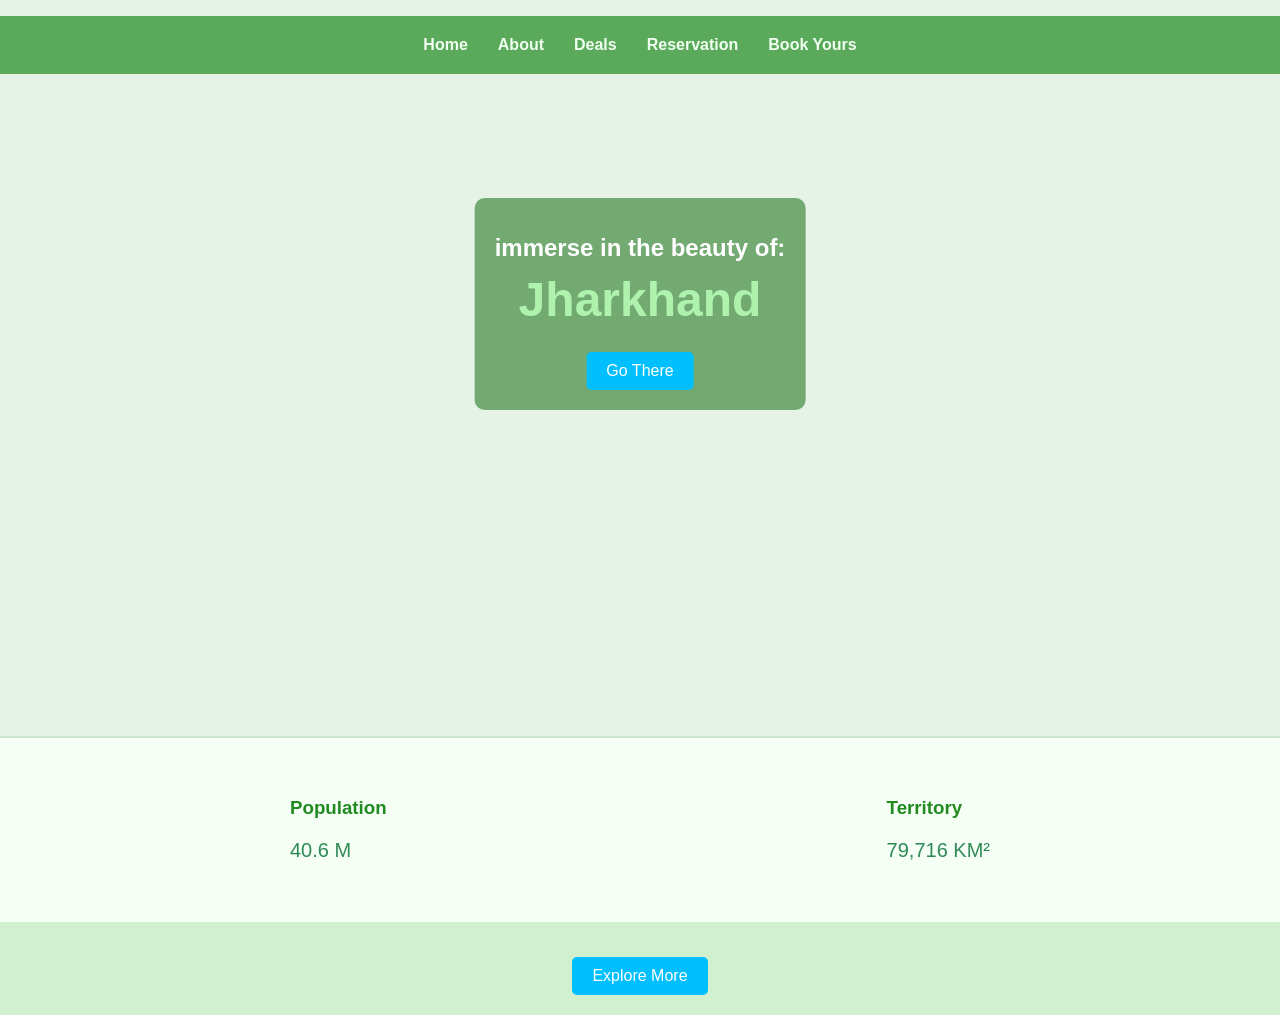
<file: assignment/index.html>
<!DOCTYPE html>
<html lang="en">
<head>
  <meta charset="UTF-8">
  <title>feel_it - Explore Jharkhand</title>
  <link rel="stylesheet" href="style.css">
</head>
<body>
  <header>
    <nav>
      <ul>
        <li><a href="#">Home</a></li>
        <li><a href="#">About</a></li>
        <li><a href="#">Deals</a></li>
        <li><a href="#">Reservation</a></li>
        <li><a href="#">Book Yours</a></li>
      </ul>
    </nav>
    <div class="hero">
      <h1>immerse in the beauty of:</h1>
      <h2>Jharkhand</h2>
      <a href="#" class="btn">Go There</a>
    </div>
  </header>

  <section class="info">
    <div class="stat">
      <h3>Population</h3>
      <p>40.6 M</p>
    </div>
    <div class="stat">
      <h3>Territory</h3>
      <p> 79,716 KM²</p>
  
  </section>

  <footer>
    <a href="#" class="btn">Explore More</a>
  </footer>
</body>
</html>
</file>
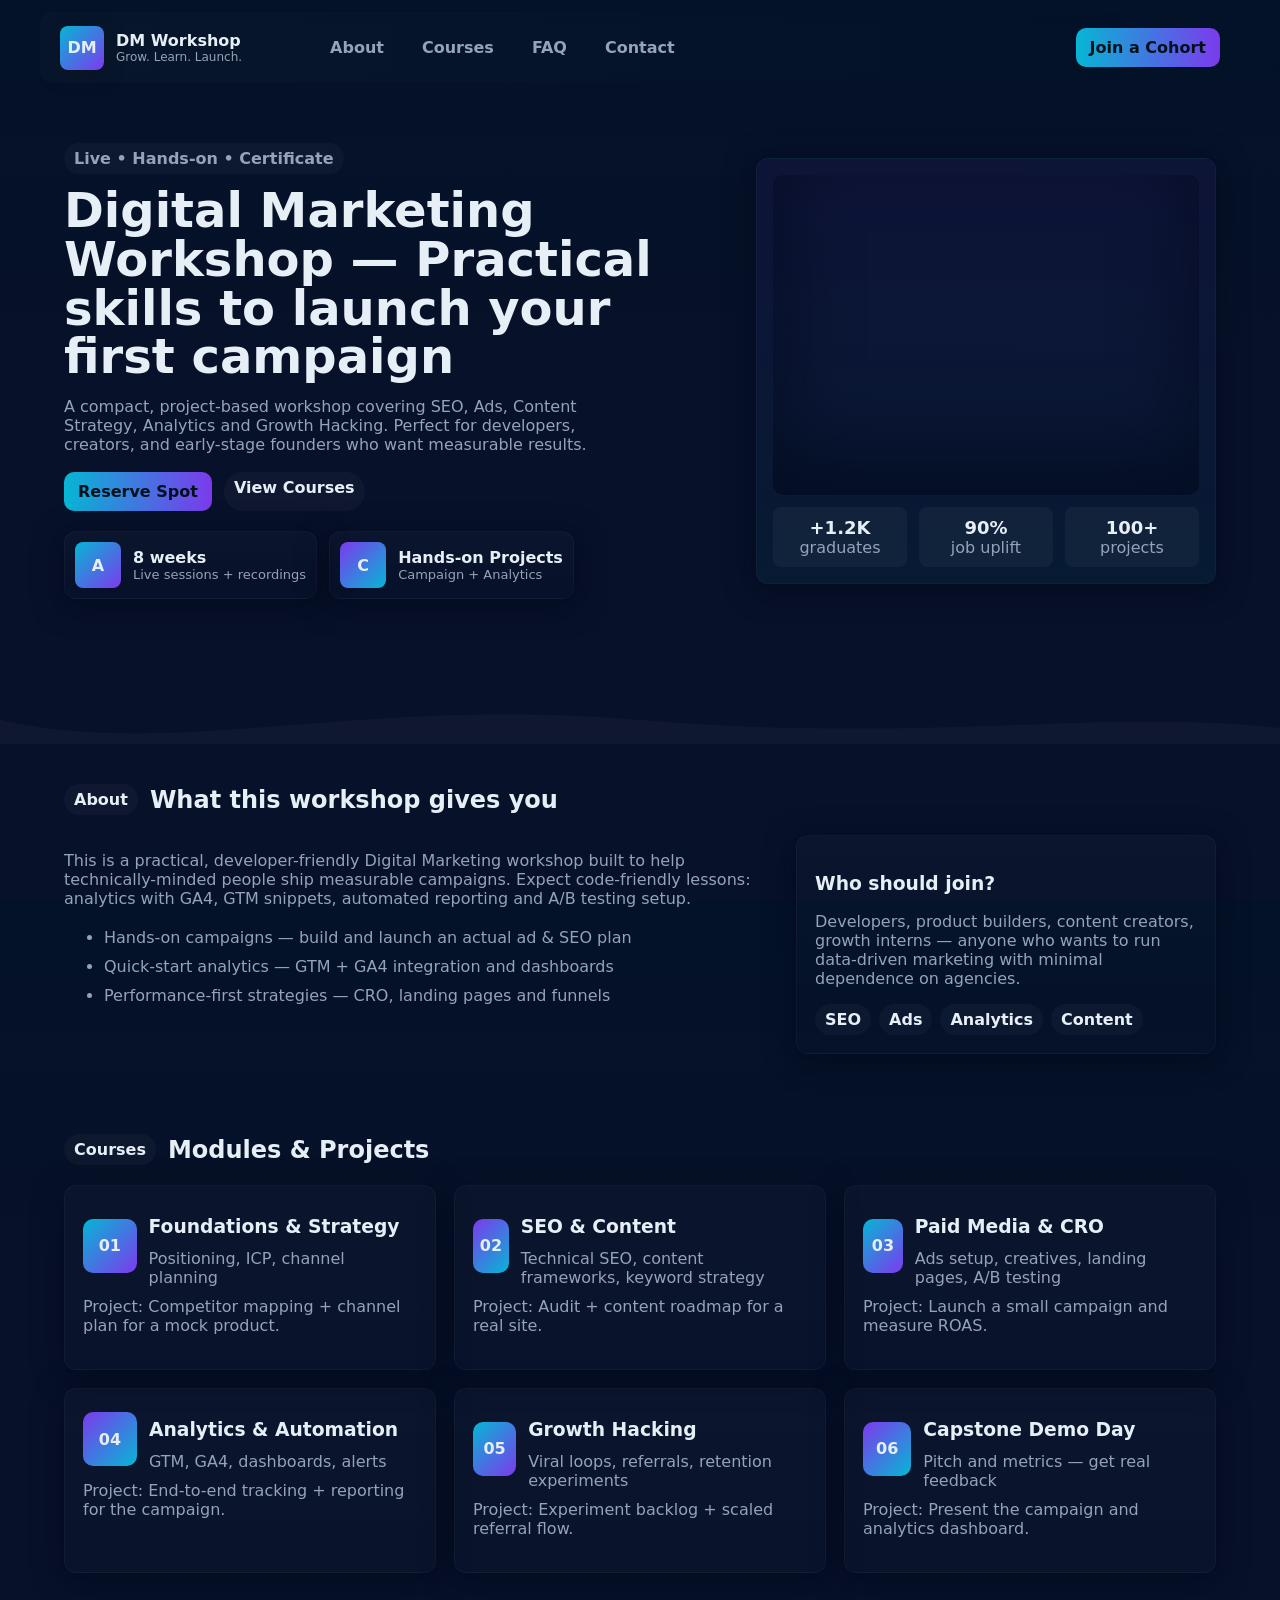
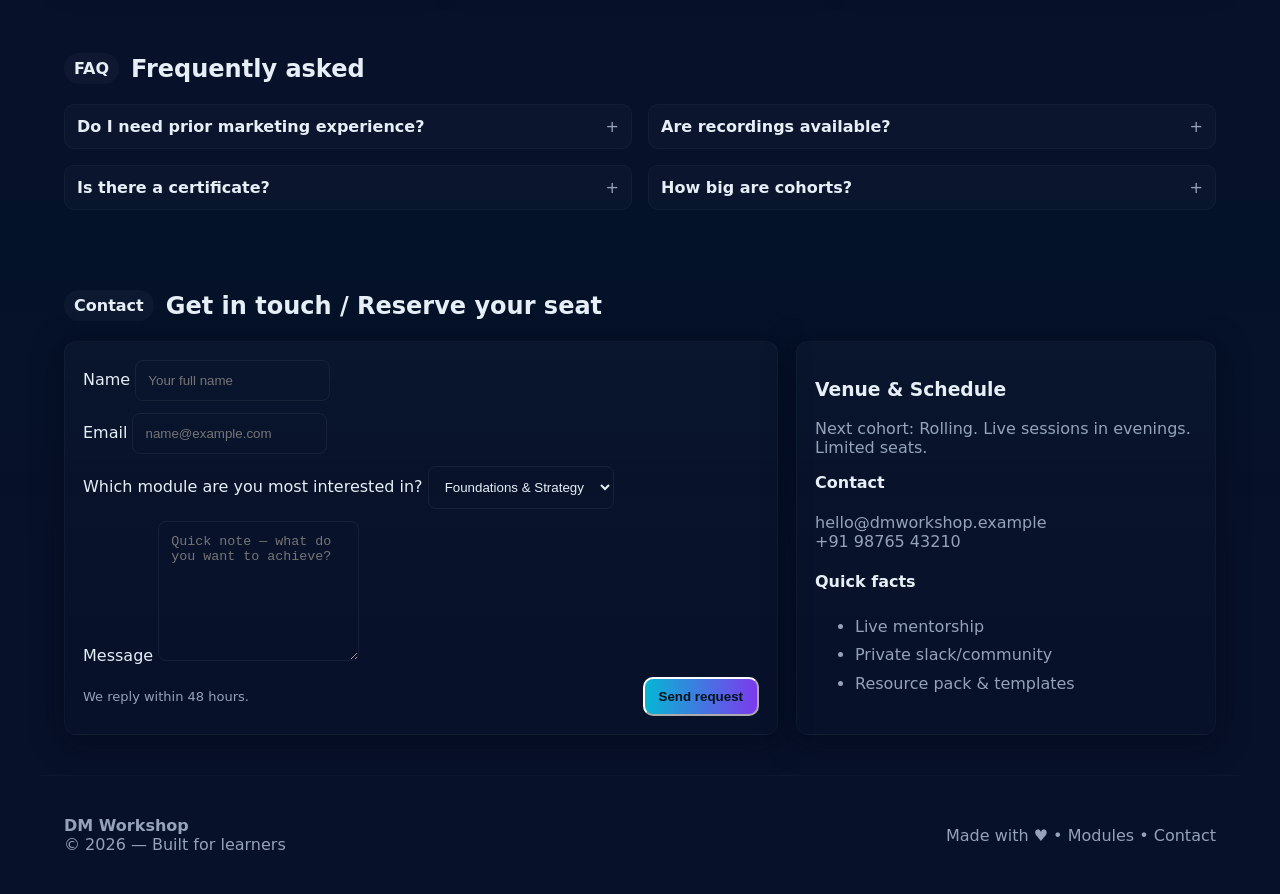
<file: digital marketting/index.html>
<!doctype html>
<html lang="en">
<head>
  <meta charset="utf-8" />
  <meta name="viewport" content="width=device-width, initial-scale=1" />
  <title>Digital Marketing Workshop — Grow & Learn</title>
  <meta name="description" content="Interactive responsive single-page site for a Digital Marketing Workshop — courses, FAQs, schedule and contact form." />

  <style>
    :root{
      --bg:#071129;
      --card:#061626;
      --muted:#94a3b8;
      --accent:#06b6d4;
      --accent-2:#7c3aed;
      --glass: rgba(255,255,255,0.04);
      --max-width:1200px;
      color-scheme: dark;
      font-family: Inter, system-ui, -apple-system, 'Segoe UI', Roboto, 'Helvetica Neue', Arial;
    }
    *{box-sizing:border-box}
    html,body{height:100%;margin:0;background:linear-gradient(180deg,#031228 0%,#071129 40%);color:#e6eef6}
    a{color:inherit;text-decoration:none}

    /* container */
    .container{max-width:var(--max-width);margin:0 auto;padding:40px 24px}

    /* Navigation */
    header{position:fixed;left:0;right:0;top:12px;z-index:60;backdrop-filter: blur(6px);}
    .nav-inner{max-width:var(--max-width);margin:0 auto;padding:10px 20px;background:linear-gradient(90deg, rgba(255,255,255,0.02), transparent);border-radius:12px;display:flex;align-items:center;gap:16px}
    .brand{display:flex;align-items:center;gap:12px}
    .logo{width:44px;height:44px;background:linear-gradient(135deg,var(--accent),var(--accent-2));border-radius:8px;display:flex;align-items:center;justify-content:center;font-weight:700;box-shadow:0 6px 18px rgba(12,20,30,0.6)}
    nav ul{display:flex;gap:14px;list-style:none;margin-left:20px}
    nav a{padding:8px 12px;border-radius:8px;color:var(--muted);font-weight:600}
    nav a:hover{color:#fff;background:rgba(255,255,255,0.03)}
    .cta{margin-left:auto}
    .btn{background:linear-gradient(90deg,var(--accent),var(--accent-2));padding:10px 14px;border-radius:10px;color:#02121a;font-weight:700}

    /* Hero */
    .hero{min-height:78vh;display:grid;align-items:center;padding-top:80px}
    .hero-grid{display:grid;grid-template-columns:1fr 460px;gap:40px;align-items:center}
    .eyebrow{display:inline-block;padding:6px 10px;background:rgba(255,255,255,0.03);border-radius:999px;color:var(--muted);font-weight:700}
    h1{font-size:clamp(28px,5vw,48px);line-height:1.02;margin:12px 0}
    p.lead{color:var(--muted);max-width:54ch}

    /* CTA group */
    .hero-ctas{display:flex;gap:12px;margin-top:18px}

    /* card */
    .card{background:linear-gradient(180deg, rgba(255,255,255,0.02), transparent);padding:18px;border-radius:12px;border:1px solid rgba(255,255,255,0.03);box-shadow:0 6px 30px rgba(2,6,23,0.6)}

    /* image panel */
    .hero-visual{position:relative;background:linear-gradient(180deg, rgba(124,58,237,0.08), rgba(6,182,212,0.06));border-radius:12px;padding:16px;display:flex;flex-direction:column;gap:12px}
    .mock{height:320px;border-radius:10px;background-image:url('https://images.unsplash.com/photo-1508830524289-0adcbe822b40?q=80&w=1400&auto=format&fit=crop&ixlib=rb-4.0.3&s=2d6e0a8f0be8cb3be6f3c3f2f6b4c1a6');background-size:cover;background-position:center;box-shadow:inset 0 -40px 80px rgba(2,6,23,0.6)}
    .stats{display:flex;gap:12px}
    .stat{flex:1;background:var(--glass);padding:10px;border-radius:8px;text-align:center}
    .stat b{display:block;font-size:18px}
    .muted{color:var(--muted)}

    /* Sections */
    section{padding:80px 0}
    .section-head{display:flex;align-items:center;gap:12px;margin-bottom:20px}
    .section-head h2{margin:0}
    .grid{display:grid;gap:18px}

    /* About */
    .about-grid{grid-template-columns:1fr 420px}
    .about p{color:var(--muted)}

    /* courses */
    .courses-grid{grid-template-columns:repeat(3,1fr)}
    .course{padding:18px;border-radius:12px;background:linear-gradient(180deg, rgba(255,255,255,0.02), rgba(255,255,255,0.01));border:1px solid rgba(255,255,255,0.03);transition:transform .35s, box-shadow .35s}
    .course:hover{transform:translateY(-8px);box-shadow:0 18px 40px rgba(2,6,23,0.6)}
    .course h3{margin:12px 0}
    .pill{display:inline-block;padding:6px 10px;background:rgba(255,255,255,0.03);border-radius:999px;font-weight:700}

    /* FAQ */
    .faq .item{border-radius:10px;background:rgba(255,255,255,0.02);padding:12px;border:1px solid rgba(255,255,255,0.03)}
    .q{display:flex;justify-content:space-between;cursor:pointer}
    .ans{max-height:0;overflow:hidden;transition:max-height .32s ease}

    /* Contact */
    .contact-grid{grid-template-columns:1fr 420px}
    form{display:flex;flex-direction:column;gap:12px}
    input,textarea,select{background:transparent;border:1px solid rgba(255,255,255,0.06);padding:12px;border-radius:8px;color:var(--text);min-width:0}
    textarea{min-height:140px}
    .form-note{color:var(--muted);font-size:13px}

    /* Footer */
    footer{padding:28px 0;border-top:1px solid rgba(255,255,255,0.03);color:var(--muted)}

    /* small screens */
    @media (max-width:980px){
      .hero-grid{grid-template-columns:1fr}
      .about-grid,.contact-grid{grid-template-columns:1fr}
      .courses-grid{grid-template-columns:repeat(2,1fr)}
      header{top:8px}
    }
    @media (max-width:640px){
      nav ul{display:none}
      .hero{padding-top:110px}
      .courses-grid{grid-template-columns:1fr}
      .logo{width:40px;height:40px}
      .container{padding:20px}
    }

    /* small UI animations */
    .fade-in{opacity:0;transform:translateY(8px);transition:all .6s ease}
    .fade-in.visible{opacity:1;transform:none}
    .wave{display:block;width:100%;height:48px;margin-top:-6px;fill:rgba(255,255,255,0.03)}

    /* accessible focus */
    input:focus,textarea:focus,button:focus{outline:2px solid rgba(6,182,212,0.12);outline-offset:3px}

  </style>
</head>
<body>

  <header>
    <div class="nav-inner">
      <div class="brand">
        <div class="logo">DM</div>
        <div>
          <div style="font-weight:700">DM Workshop</div>
          <div style="font-size:12px;color:var(--muted)">Grow. Learn. Launch.</div>
        </div>
      </div>

      <nav aria-label="Primary">
        <ul>
          <li><a href="#about">About</a></li>
          <li><a href="#courses">Courses</a></li>
          <li><a href="#faq">FAQ</a></li>
          <li><a href="#contact">Contact</a></li>
        </ul>
      </nav>

      <div class="cta"><a class="btn" href="#contact">Join a Cohort</a></div>
    </div>
  </header>

  <main>
    <section class="hero container" id="hero">
      <div class="hero-grid">
        <div>
          <span class="eyebrow">Live • Hands-on • Certificate</span>
          <h1 class="fade-in">Digital Marketing Workshop — Practical skills to launch your first campaign</h1>
          <p class="lead fade-in">A compact, project-based workshop covering SEO, Ads, Content Strategy, Analytics and Growth Hacking. Perfect for developers, creators, and early-stage founders who want measurable results.</p>

          <div class="hero-ctas fade-in">
            <a class="btn" href="#contact">Reserve Spot</a>
            <a class="pill" href="#courses">View Courses</a>
          </div>

          <div style="margin-top:20px;display:flex;gap:12px;align-items:center" class="fade-in">
            <div class="card" style="display:flex;gap:12px;align-items:center;padding:10px">
              <div style="width:46px;height:46px;border-radius:8px;background:linear-gradient(135deg,var(--accent),var(--accent-2));display:flex;align-items:center;justify-content:center;font-weight:700">A</div>
              <div>
                <div style="font-weight:700">8 weeks</div>
                <div class="muted" style="font-size:13px">Live sessions + recordings</div>
              </div>
            </div>
            <div class="card" style="display:flex;gap:12px;align-items:center;padding:10px">
              <div style="width:46px;height:46px;border-radius:8px;background:linear-gradient(135deg,var(--accent-2),var(--accent));display:flex;align-items:center;justify-content:center;font-weight:700">C</div>
              <div>
                <div style="font-weight:700">Hands-on Projects</div>
                <div class="muted" style="font-size:13px">Campaign + Analytics</div>
              </div>
            </div>
          </div>
        </div>

        <aside class="hero-visual card fade-in">
          <div class="mock" role="img" aria-label="Workshop preview"></div>
          <div class="stats">
            <div class="stat"><b>+1.2K</b><span class="muted">graduates</span></div>
            <div class="stat"><b>90%</b><span class="muted">job uplift</span></div>
            <div class="stat"><b>100+</b><span class="muted">projects</span></div>
          </div>
        </aside>
      </div>
    </section>

    <svg class="wave" viewBox="0 0 1440 48" preserveAspectRatio="none"><path d="M0,24 C200,64 400,0 720,24 C1040,48 1240,12 1440,32 L1440 48 L0 48 Z"></path></svg>

    <section id="about" class="about container">
      <div class="section-head">
        <div class="pill">About</div>
        <h2>What this workshop gives you</h2>
      </div>
      <div class="grid about-grid">
        <div>
          <p class="fade-in">This is a practical, developer-friendly Digital Marketing workshop built to help technically-minded people ship measurable campaigns. Expect code-friendly lessons: analytics with GA4, GTM snippets, automated reporting and A/B testing setup.</p>
          <ul class="fade-in" style="margin-top:14px;color:var(--muted);line-height:1.8">
            <li>Hands-on campaigns — build and launch an actual ad & SEO plan</li>
            <li>Quick-start analytics — GTM + GA4 integration and dashboards</li>
            <li>Performance-first strategies — CRO, landing pages and funnels</li>
          </ul>
        </div>

        <div class="card fade-in">
          <h3>Who should join?</h3>
          <p class="muted">Developers, product builders, content creators, growth interns — anyone who wants to run data-driven marketing with minimal dependence on agencies.</p>
          <div style="margin-top:12px;display:flex;gap:8px;flex-wrap:wrap">
            <span class="pill">SEO</span>
            <span class="pill">Ads</span>
            <span class="pill">Analytics</span>
            <span class="pill">Content</span>
          </div>
        </div>
      </div>
    </section>

    <section id="courses" class="container">
      <div class="section-head"><div class="pill">Courses</div><h2>Modules & Projects</h2></div>

      <div class="grid courses-grid">
        <article class="course fade-in card">
          <div style="display:flex;align-items:center;gap:12px"><div style="width:54px;height:54px;border-radius:10px;background:linear-gradient(135deg,var(--accent),var(--accent-2));display:flex;align-items:center;justify-content:center;font-weight:800">01</div>
          <div><h3>Foundations & Strategy</h3><div class="muted">Positioning, ICP, channel planning</div></div></div>
          <p style="margin-top:10px;color:var(--muted)">Project: Competitor mapping + channel plan for a mock product.</p>
        </article>

        <article class="course fade-in card">
          <div style="display:flex;align-items:center;gap:12px"><div style="width:54px;height:54px;border-radius:10px;background:linear-gradient(135deg,var(--accent-2),var(--accent));display:flex;align-items:center;justify-content:center;font-weight:800">02</div>
          <div><h3>SEO & Content</h3><div class="muted">Technical SEO, content frameworks, keyword strategy</div></div></div>
          <p style="margin-top:10px;color:var(--muted)">Project: Audit + content roadmap for a real site.</p>
        </article>

        <article class="course fade-in card">
          <div style="display:flex;align-items:center;gap:12px"><div style="width:54px;height:54px;border-radius:10px;background:linear-gradient(135deg,var(--accent),var(--accent-2));display:flex;align-items:center;justify-content:center;font-weight:800">03</div>
          <div><h3>Paid Media & CRO</h3><div class="muted">Ads setup, creatives, landing pages, A/B testing</div></div></div>
          <p style="margin-top:10px;color:var(--muted)">Project: Launch a small campaign and measure ROAS.</p>
        </article>

        <article class="course fade-in card">
          <div style="display:flex;align-items:center;gap:12px"><div style="width:54px;height:54px;border-radius:10px;background:linear-gradient(135deg,var(--accent-2),var(--accent));display:flex;align-items:center;justify-content:center;font-weight:800">04</div>
          <div><h3>Analytics & Automation</h3><div class="muted">GTM, GA4, dashboards, alerts</div></div></div>
          <p style="margin-top:10px;color:var(--muted)">Project: End-to-end tracking + reporting for the campaign.</p>
        </article>

        <article class="course fade-in card">
          <div style="display:flex;align-items:center;gap:12px"><div style="width:54px;height:54px;border-radius:10px;background:linear-gradient(135deg,var(--accent),var(--accent-2));display:flex;align-items:center;justify-content:center;font-weight:800">05</div>
          <div><h3>Growth Hacking</h3><div class="muted">Viral loops, referrals, retention experiments</div></div></div>
          <p style="margin-top:10px;color:var(--muted)">Project: Experiment backlog + scaled referral flow.</p>
        </article>

        <article class="course fade-in card">
          <div style="display:flex;align-items:center;gap:12px"><div style="width:54px;height:54px;border-radius:10px;background:linear-gradient(135deg,var(--accent-2),var(--accent));display:flex;align-items:center;justify-content:center;font-weight:800">06</div>
          <div><h3>Capstone Demo Day</h3><div class="muted">Pitch and metrics — get real feedback</div></div></div>
          <p style="margin-top:10px;color:var(--muted)">Project: Present the campaign and analytics dashboard.</p>
        </article>
      </div>
    </section>

    <section id="faq" class="container faq">
      <div class="section-head"><div class="pill">FAQ</div><h2>Frequently asked</h2></div>
      <div class="grid" style="grid-template-columns:1fr 1fr;gap:16px">
        <div class="item fade-in">
          <div class="q"><div><strong>Do I need prior marketing experience?</strong></div><div class="muted">+</div></div>
          <div class="ans"><p class="muted">No. The workshop caters to beginners and technical people — we focus on practical steps and explain the why.</p></div>
        </div>

        <div class="item fade-in">
          <div class="q"><div><strong>Are recordings available?</strong></div><div class="muted">+</div></div>
          <div class="ans"><p class="muted">Yes — recordings and templates will be shared with participants.</p></div>
        </div>

        <div class="item fade-in">
          <div class="q"><div><strong>Is there a certificate?</strong></div><div class="muted">+</div></div>
          <div class="ans"><p class="muted">Yes — all participants who finish projects get a certificate.</p></div>
        </div>

        <div class="item fade-in">
          <div class="q"><div><strong>How big are cohorts?</strong></div><div class="muted">+</div></div>
          <div class="ans"><p class="muted">We keep cohorts small (12–30) to ensure hands-on feedback.</p></div>
        </div>
      </div>
    </section>

    <section id="contact" class="container">
      <div class="section-head"><div class="pill">Contact</div><h2>Get in touch / Reserve your seat</h2></div>
      <div class="grid contact-grid">
        <form class="card fade-in" id="contactForm" onsubmit="return handleSubmit(event)">
          <label>Name <input required name="name" placeholder="Your full name"/></label>
          <label>Email <input required name="email" type="email" placeholder="name@example.com"/></label>
          <label>Which module are you most interested in? <select name="module"><option>Foundations & Strategy</option><option>SEO & Content</option><option>Paid Media & CRO</option><option>Analytics</option><option>Growth Hacking</option></select></label>
          <label>Message <textarea name="message" placeholder="Quick note — what do you want to achieve?"></textarea></label>

          <div style="display:flex;gap:10px;align-items:center;justify-content:space-between">
            <div class="form-note">We reply within 48 hours.</div>
            <button class="btn" type="submit">Send request</button>
          </div>
        </form>

        <aside class="card fade-in">
          <h3>Venue & Schedule</h3>
          <p class="muted">Next cohort: Rolling. Live sessions in evenings. Limited seats.</p>
          <h4 style="margin-top:12px">Contact</h4>
          <div class="muted">hello@dmworkshop.example<br/>+91 98765 43210</div>

          <div style="margin-top:18px">
            <h4>Quick facts</h4>
            <ul class="muted" style="line-height:1.8">
              <li>Live mentorship</li>
              <li>Private slack/community</li>
              <li>Resource pack & templates</li>
            </ul>
          </div>
        </aside>
      </div>
    </section>

    <footer class="container">
      <div style="display:flex;gap:16px;align-items:center;justify-content:space-between;flex-wrap:wrap">
        <div>
          <div style="font-weight:800">DM Workshop</div>
          <div class="muted">© <span id="year"></span> — Built for learners</div>
        </div>
        <div class="muted">Made with ♥ • <a href="#courses">Modules</a> • <a href="#contact">Contact</a></div>
      </div>
    </footer>
  </main>

  <script>
    // reveal on scroll
    const els = document.querySelectorAll('.fade-in');
    const io = new IntersectionObserver((entries)=>{
      entries.forEach(e=>{ if(e.isIntersecting) e.target.classList.add('visible') })
    },{threshold:0.12});
    els.forEach(el=>io.observe(el));

    // FAQ accordion
    document.querySelectorAll('.faq .item').forEach(item=>{
      const q = item.querySelector('.q');
      const ans = item.querySelector('.ans');
      q.addEventListener('click', ()=>{
        const open = ans.style.maxHeight && ans.style.maxHeight !== '0px';
        document.querySelectorAll('.faq .ans').forEach(a=>a.style.maxHeight = null);
        if(!open){ ans.style.maxHeight = ans.scrollHeight + 'px'; }
      })
    })

    // contact form: simple client-side demo
    function handleSubmit(e){
      e.preventDefault();
      const form = e.target;
      const data = Object.fromEntries(new FormData(form));
      // very simple validation
      if(!data.email.includes('@')){ alert('Please enter a valid email'); return false }
      // Normally you'd send via fetch to your backend. We'll simulate success.
      form.querySelector('button').textContent = 'Sending...';
      setTimeout(()=>{
        form.reset();
        form.querySelector('button').textContent = 'Sent — thanks!';
        setTimeout(()=>form.querySelector('button').textContent='Send request',1200);
      },900);
      return false;
    }

    // set year
    document.getElementById('year').textContent = new Date().getFullYear();

    // Smooth anchor behavior
    document.querySelectorAll('a[href^="#"]').forEach(a=>{
      a.addEventListener('click', (evt)=>{
        const target = document.querySelector(a.getAttribute('href'));
        if(target){ evt.preventDefault(); target.scrollIntoView({behavior:'smooth',block:'start'}); }
      })
    })
  </script>
</body>
</html>
</file>
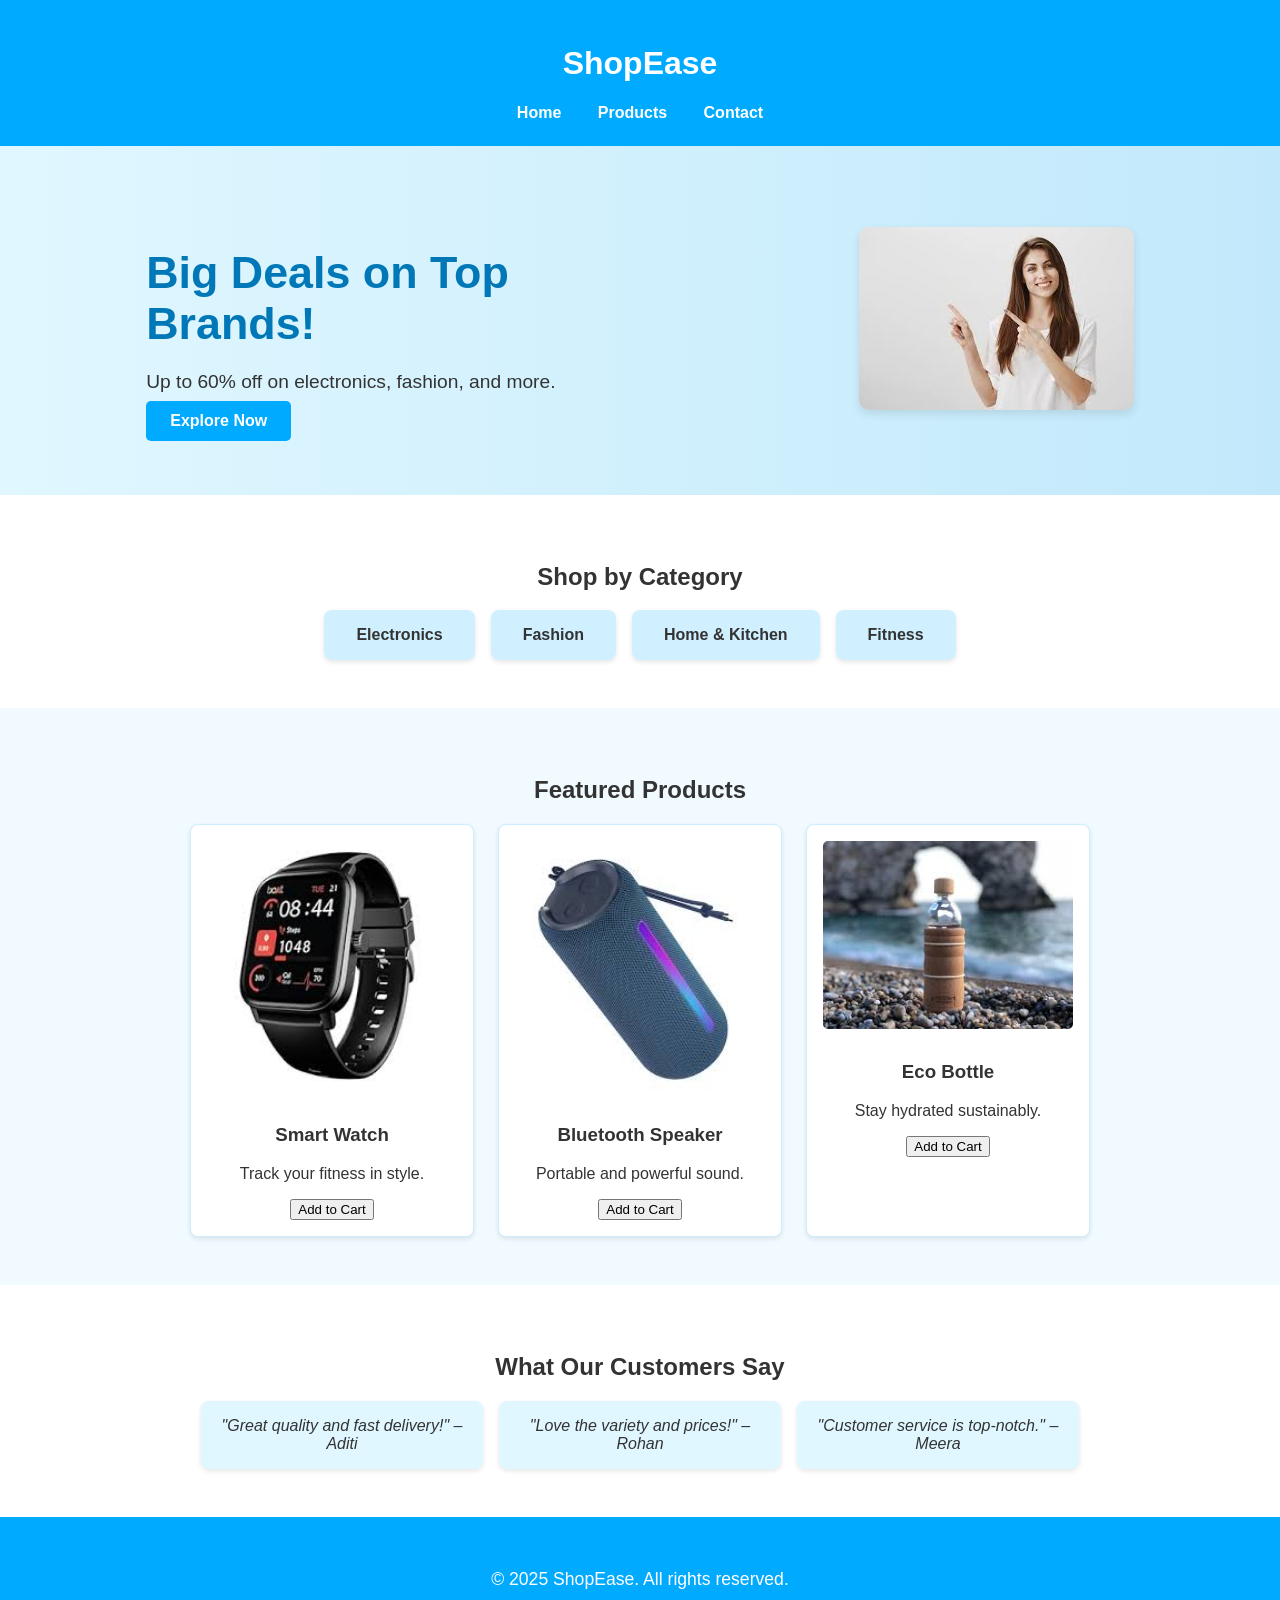
<file: hw 3/index.html>
<!DOCTYPE html>
<html lang="en">
<head>
  <meta charset="UTF-8" />
  <meta name="viewport" content="width=device-width, initial-scale=1.0" />
  <title>ShopEase - Home</title>
  <link rel="stylesheet" href="style.css" />
</head>
<body>
  <header>
    <h1>ShopEase</h1>
    <nav>
      <a href="index.html">Home</a>
      <a href="products.html">Products</a>
      <a href="#">Contact</a>
    </nav>
  </header>

  <section class="hero-banner">
  <div class="hero-content">
    <div class="hero-text">
      <h2>Big Deals on Top Brands!</h2>
      <p>Up to 60% off on electronics, fashion, and more.</p>
      <a href="products.html" class="btn">Explore Now</a>
    </div>
    <div class="hero-image">
      <img src="[data-uri]" alt="Sale Banner" />
    </div>
  </div>
</section>

  <section class="categories">
    <h2>Shop by Category</h2>
    <div class="category-list">
      <div class="category">Electronics</div>
      <div class="category">Fashion</div>
      <div class="category">Home & Kitchen</div>
      <div class="category">Fitness</div>
    </div>
  </section>

  <section class="featured">
    <h2>Featured Products</h2>
    <div class="product-list">
      <div class="product">
        <img src="[data-uri]" alt="Smart Watch" />
        <h3>Smart Watch</h3>
        <p>Track your fitness in style.</p>
        <button>Add to Cart</button>
      </div>
      <div class="product">
        <img src="[data-uri]" alt="Bluetooth Speaker" />
        <h3>Bluetooth Speaker</h3>
        <p>Portable and powerful sound.</p>
        <button>Add to Cart</button>
      </div>
      <div class="product">
        <img src="[data-uri]" alt="Eco Bottle" />
        <h3>Eco Bottle</h3>
        <p>Stay hydrated sustainably.</p>
        <button>Add to Cart</button>
      </div>
    </div>
  </section>

  <section class="testimonials">
    <h2>What Our Customers Say</h2>
    <div class="testimonial-list">
      <div class="testimonial">"Great quality and fast delivery!" – Aditi</div>
      <div class="testimonial">"Love the variety and prices!" – Rohan</div>
      <div class="testimonial">"Customer service is top-notch." – Meera</div>
    </div>
  </section>

  <footer>
    <p>&copy; 2025 ShopEase. All rights reserved.</p>
  </footer>
</body>
</html>
</file>
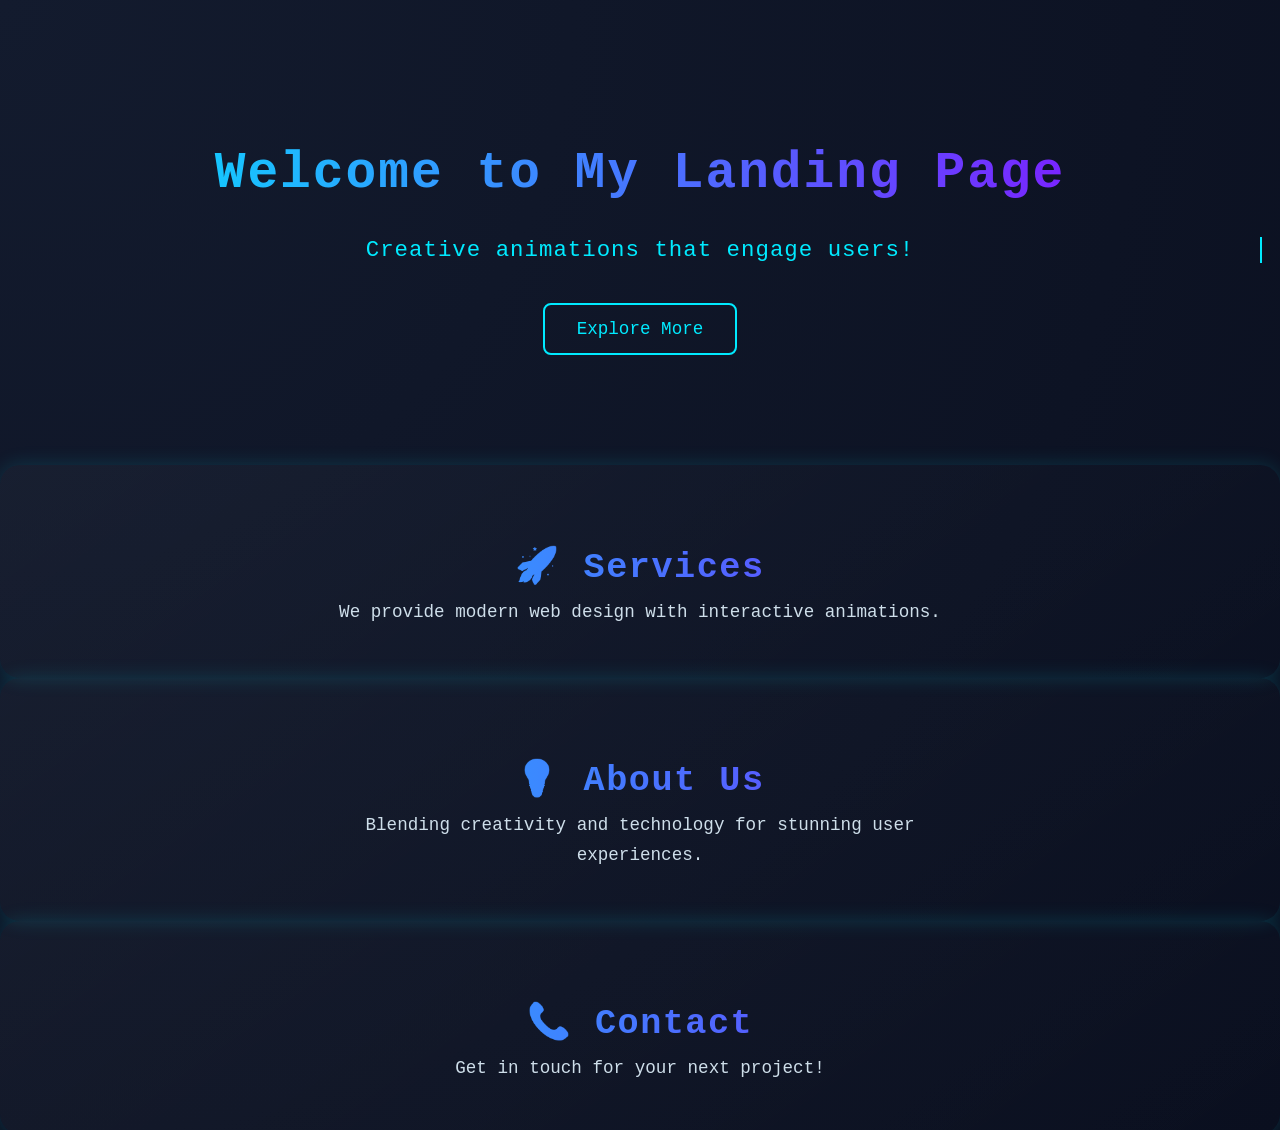
<file: digital marketting/aditya.html>
<!DOCTYPE html>
<html lang="en">
<head>
  <meta charset="UTF-8">
  <meta name="viewport" content="width=device-width, initial-scale=1.0">
  <title>Animated Landing Page</title>
  <style>
    /* --- CODER-FRIENDLY THEME --- */
    :root {
      --bg-dark: #0a0f1f;
      --bg-light: #131b2e;
      --accent: #00eaff;
      --accent2: #8f00ff;
      --text: #e3f4ff;
      --card: #101726;
    }

    body {
      margin: 0;
      font-family: "Fira Code", "Poppins", monospace;
      background: radial-gradient(circle at top left, var(--bg-light), var(--bg-dark));
      color: var(--text);
      overflow-x: hidden;
    }

    header {
      text-align: center;
      padding: 110px 20px;
    }

    h1 {
      font-size: 3.2rem;
      background: linear-gradient(90deg, var(--accent), var(--accent2));
      -webkit-background-clip: text;
      color: transparent;
      font-weight: 700;
      animation: fadeInDown 1.8s ease-out;
      letter-spacing: 2px;
    }

    .typewriter {
      font-size: 1.4rem;
      font-family: "Fira Code", monospace;
      border-right: 2px solid var(--accent);
      white-space: nowrap;
      overflow: hidden;
      width: 0;
      animation: typing 4s steps(40, end) forwards,
                 blink 0.7s infinite;
      margin-top: 10px;
      color: var(--accent);
      letter-spacing: 1px;
    }

    @keyframes typing {
      from { width: 0; }
      to { width: 100%; }
    }

    @keyframes blink {
      50% { border-color: transparent; }
    }

    @keyframes fadeInDown {
      from { opacity: 0; transform: translateY(-50px); }
      to { opacity: 1; transform: translateY(0); }
    }

    .btn {
      display: inline-block;
      margin-top: 40px;
      padding: 14px 32px;
      background: transparent;
      border: 2px solid var(--accent);
      color: var(--accent);
      text-decoration: none;
      border-radius: 8px;
      font-family: "Fira Code", monospace;
      transition: all 0.3s ease;
      font-size: 1.1rem;
    }

    .btn:hover {
      background: var(--accent);
      color: #000;
      transform: scale(1.08);
      box-shadow: 0 0 20px var(--accent);
    }

    section {
      padding: 80px 20px;
      text-align: center;
      opacity: 0;
      transform: translateY(50px);
      transition: all 1s ease;
    }

    section.visible {
      opacity: 1;
      transform: translateY(0);
    }

    section h2 {
      font-size: 2.2rem;
      background: linear-gradient(90deg, var(--accent), var(--accent2));
      -webkit-background-clip: text;
      color: transparent;
      margin-bottom: 10px;
      letter-spacing: 1.5px;
    }

    section p {
      max-width: 650px;
      margin: auto;
      font-size: 1.1rem;
      line-height: 1.7;
      opacity: 0.9;
    }

    /* Card-like subtle glow when visible */
    .visible {
      background: linear-gradient(145deg, rgba(255,255,255,0.03), rgba(255,255,255,0));
      border-radius: 20px;
      box-shadow: 0 0 20px rgba(0, 234, 255, 0.15);
      padding: 50px 20px;
      transition: 1s ease;
    }
  </style>
</head>
<body>
  <header>
    <h1>Welcome to My Landing Page</h1>
    <div class="typewriter">Creative animations that engage users!</div>
    <a href="#services" class="btn">Explore More</a>
  </header>

  <section id="services">
    <h2>🚀 Services</h2>
    <p>We provide modern web design with interactive animations.</p>
  </section>

  <section id="about">
    <h2>💡 About Us</h2>
    <p>Blending creativity and technology for stunning user experiences.</p>
  </section>

  <section id="contact">
    <h2>📞 Contact</h2>
    <p>Get in touch for your next project!</p>
  </section>

  <script>
    const sections = document.querySelectorAll("section");
    window.addEventListener("scroll", () => {
      sections.forEach(sec => {
        const rect = sec.getBoundingClientRect();
        if (rect.top < window.innerHeight - 100) {
          sec.classList.add("visible");
        }
      });
    });
  </script>
</body>
</html>
</file>
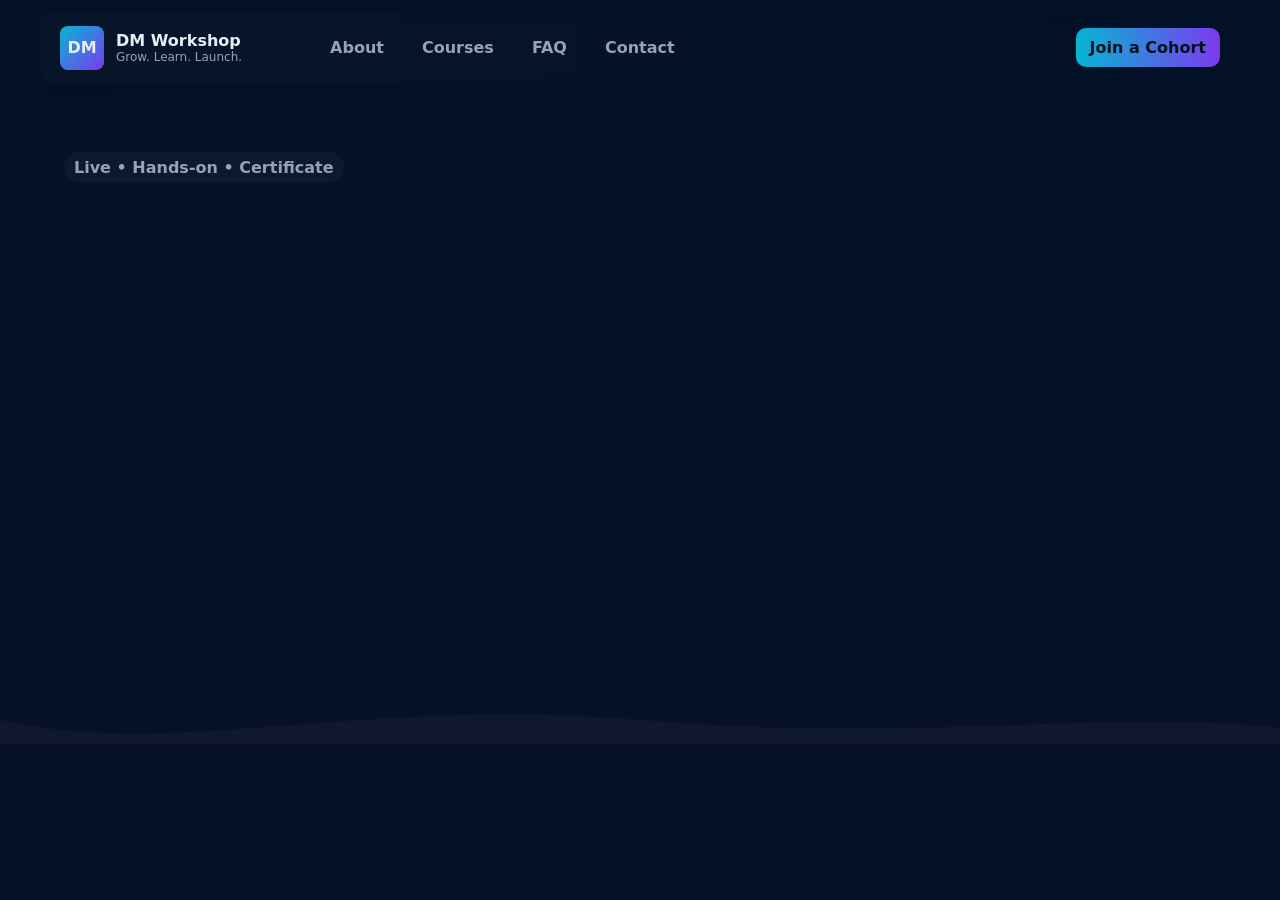
<file: digital marketting/index3.html>
<!doctype html>
<html lang="en">
<head>
  <meta charset="utf-8" />
  <meta name="viewport" content="width=device-width, initial-scale=1" />
  <title>Digital Marketing Workshop — Grow & Learn</title>
  <meta name="description" content="Interactive responsive single-page site for a Digital Marketing Workshop — courses, FAQs, schedule and contact form." />

  <style>
    :root{
      --bg:#071129;
      --card:#061626;
      --muted:#94a3b8;
      --accent:#06b6d4;
      --accent-2:#7c3aed;
      --glass: rgba(255,255,255,0.04);
      --max-width:1200px;
      color-scheme: dark;
      font-family: Inter, system-ui, -apple-system, 'Segoe UI', Roboto, 'Helvetica Neue', Arial;
    }
    *{box-sizing:border-box}
    html,body{height:100%;margin:0;background:linear-gradient(180deg,#031228 0%,#071129 40%);color:#e6eef6}
    a{color:inherit;text-decoration:none}

    .container{max-width:var(--max-width);margin:0 auto;padding:40px 24px}

    /* Navigation */
    header{position:fixed;left:0;right:0;top:12px;z-index:60;backdrop-filter: blur(6px);}
    .nav-inner{max-width:var(--max-width);margin:0 auto;padding:10px 20px;background:linear-gradient(90deg, rgba(255,255,255,0.02), transparent);border-radius:12px;display:flex;align-items:center;gap:16px}
    .brand{display:flex;align-items:center;gap:12px}
    .logo{width:44px;height:44px;background:linear-gradient(135deg,var(--accent),var(--accent-2));border-radius:8px;display:flex;align-items:center;justify-content:center;font-weight:700;box-shadow:0 6px 18px rgba(12,20,30,0.6)}
    nav ul{display:flex;gap:14px;list-style:none;margin-left:20px}
    nav a{padding:8px 12px;border-radius:8px;color:var(--muted);font-weight:600}
    nav a:hover{color:#fff;background:rgba(255,255,255,0.03)}
    .cta{margin-left:auto}
    .btn{background:linear-gradient(90deg,var(--accent),var(--accent-2));padding:10px 14px;border-radius:10px;color:#02121a;font-weight:700}

    /* Hero */
    .hero{min-height:78vh;display:grid;align-items:center;padding-top:80px}
    .hero-grid{display:grid;grid-template-columns:1fr 460px;gap:40px;align-items:center}
    .eyebrow{display:inline-block;padding:6px 10px;background:rgba(255,255,255,0.03);border-radius:999px;color:var(--muted);font-weight:700}
    h1{font-size:clamp(28px,5vw,48px);line-height:1.02;margin:12px 0}
    p.lead{color:var(--muted);max-width:54ch}

    .hero-ctas{display:flex;gap:12px;margin-top:18px}

    .card{background:linear-gradient(180deg, rgba(255,255,255,0.02), transparent);padding:18px;border-radius:12px;border:1px solid rgba(255,255,255,0.03);box-shadow:0 6px 30px rgba(2,6,23,0.6)}

    /* HERO IMAGE PANEL */
    .hero-visual{position:relative;background:linear-gradient(180deg, rgba(124,58,237,0.08), rgba(6,182,212,0.06));border-radius:12px;padding:16px;display:flex;flex-direction:column;gap:12px}
    .mock{height:320px;border-radius:10px;background-image:url('https://images.unsplash.com/photo-1551434678-e076c223a692?q=80&w=1400&auto=format&fit=crop');background-size:cover;background-position:center;box-shadow:inset 0 -40px 80px rgba(2,6,23,0.6)}
    .stats{display:flex;gap:12px}
    .stat{flex:1;background:var(--glass);padding:10px;border-radius:8px;text-align:center}
    .stat b{display:block;font-size:18px}
    .muted{color:var(--muted)}

    section{padding:80px 0}
    .section-head{display:flex;align-items:center;gap:12px;margin-bottom:20px}
    .section-head h2{margin:0}
    .grid{display:grid;gap:18px}

    .about-grid{grid-template-columns:1fr 420px}
    .about p{color:var(--muted)}

    /* Courses */
    .courses-grid{grid-template-columns:repeat(3,1fr)}
    .course{padding:18px;border-radius:12px;background:linear-gradient(180deg, rgba(255,255,255,0.02), rgba(255,255,255,0.01));border:1px solid rgba(255,255,255,0.03);transition:transform .35s, box-shadow .35s}
    .course:hover{transform:translateY(-8px);box-shadow:0 18px 40px rgba(2,6,23,0.6)}
    .course h3{margin:12px 0}
    .pill{display:inline-block;padding:6px 10px;background:rgba(255,255,255,0.03);border-radius:999px;font-weight:700}

    /* FAQ */
    .faq .item{border-radius:10px;background:rgba(255,255,255,0.02);padding:12px;border:1px solid rgba(255,255,255,0.03)}
    .q{display:flex;justify-content:space-between;cursor:pointer}
    .ans{max-height:0;overflow:hidden;transition:max-height .32s ease}

    /* Contact */
    .contact-grid{grid-template-columns:1fr 420px}
    form{display:flex;flex-direction:column;gap:12px}
    input,textarea,select{background:transparent;border:1px solid rgba(255,255,255,0.06);padding:12px;border-radius:8px;color:var(--text);min-width:0}
    textarea{min-height:140px}
    .form-note{color:var(--muted);font-size:13px}

    /* Footer */
    footer{padding:28px 0;border-top:1px solid rgba(255,255,255,0.03);color:var(--muted)}

    @media (max-width:980px){
      .hero-grid{grid-template-columns:1fr}
      .about-grid,.contact-grid{grid-template-columns:1fr}
      .courses-grid{grid-template-columns:repeat(2,1fr)}
      header{top:8px}
    }
    @media (max-width:640px){
      nav ul{display:none}
      .hero{padding-top:110px}
      .courses-grid{grid-template-columns:1fr}
      .logo{width:40px;height:40px}
      .container{padding:20px}
    }

    .fade-in{opacity:0;transform:translateY(8px);transition:all .6s ease}
    .fade-in.visible{opacity:1;transform:none}

    .wave{display:block;width:100%;height:48px;margin-top:-6px;fill:rgba(255,255,255,0.03)}

    input:focus,textarea:focus,button:focus{outline:2px solid rgba(6,182,212,0.12);outline-offset:3px}
  </style>
</head>

<body>

<header>
  <div class="nav-inner">
    <div class="brand">
      <div class="logo">DM</div>
      <div>
        <div style="font-weight:700">DM Workshop</div>
        <div style="font-size:12px;color:var(--muted)">Grow. Learn. Launch.</div>
      </div>
    </div>

    <nav aria-label="Primary">
      <ul>
        <li><a href="#about">About</a></li>
        <li><a href="#courses">Courses</a></li>
        <li><a href="#faq">FAQ</a></li>
        <li><a href="#contact">Contact</a></li>
      </ul>
    </nav>

    <div class="cta"><a class="btn" href="#contact">Join a Cohort</a></div>
  </div>
</header>

<main>
  <section class="hero container" id="hero">
    <div class="hero-grid">

      <div>
        <span class="eyebrow">Live • Hands-on • Certificate</span>
        <h1 class="fade-in">Digital Marketing Workshop — Practical skills to launch your first campaign</h1>
        <p class="lead fade-in">A compact, project-based workshop covering SEO, Ads, Content Strategy, Analytics and Growth Hacking.</p>

        <div class="hero-ctas fade-in">
          <a class="btn" href="#contact">Reserve Spot</a>
          <a class="pill" href="#courses">View Courses</a>
        </div>

        <div style="margin-top:20px;display:flex;gap:12px;align-items:center" class="fade-in">
          <div class="card" style="display:flex;gap:12px;align-items:center;padding:10px">
            <div style="width:46px;height:46px;border-radius:8px;background:linear-gradient(135deg,var(--accent),var(--accent-2));display:flex;align-items:center;justify-content:center;font-weight:700">A</div>
            <div>
              <div style="font-weight:700">8 weeks</div>
              <div class="muted" style="font-size:13px">Live sessions + recordings</div>
            </div>
          </div>

          <div class="card" style="display:flex;gap:12px;align-items:center;padding:10px">
            <div style="width:46px;height:46px;border-radius:8px;background:linear-gradient(135deg,var(--accent-2),var(--accent));display:flex;align-items:center;justify-content:center;font-weight:700">C</div>
            <div>
              <div style="font-weight:700">Hands-on Projects</div>
              <div class="muted" style="font-size:13px">Campaign + Analytics</div>
            </div>
          </div>
        </div>
      </div>

      <!-- Right Image Panel -->
      <aside class="hero-visual card fade-in">
        <div class="mock" role="img" aria-label="Workshop preview"></div>

        <div class="stats">
          <div class="stat"><b>+1.2K</b><span class="muted">graduates</span></div>
          <div class="stat"><b>90%</b><span class="muted">job uplift</span></div>
          <div class="stat"><b>100+</b><span class="muted">projects</span></div>
        </div>
      </aside>

    </div>
  </section>

  <svg class="wave" viewBox="0 0 1440 48" preserveAspectRatio="none">
    <path d="M0,24 C200,64 400,0 720,24 C1040,48 1240,12 1440,32 L1440 48 L0 48 Z"></path>
  </svg>

</main>

</body>
</html>
</file>
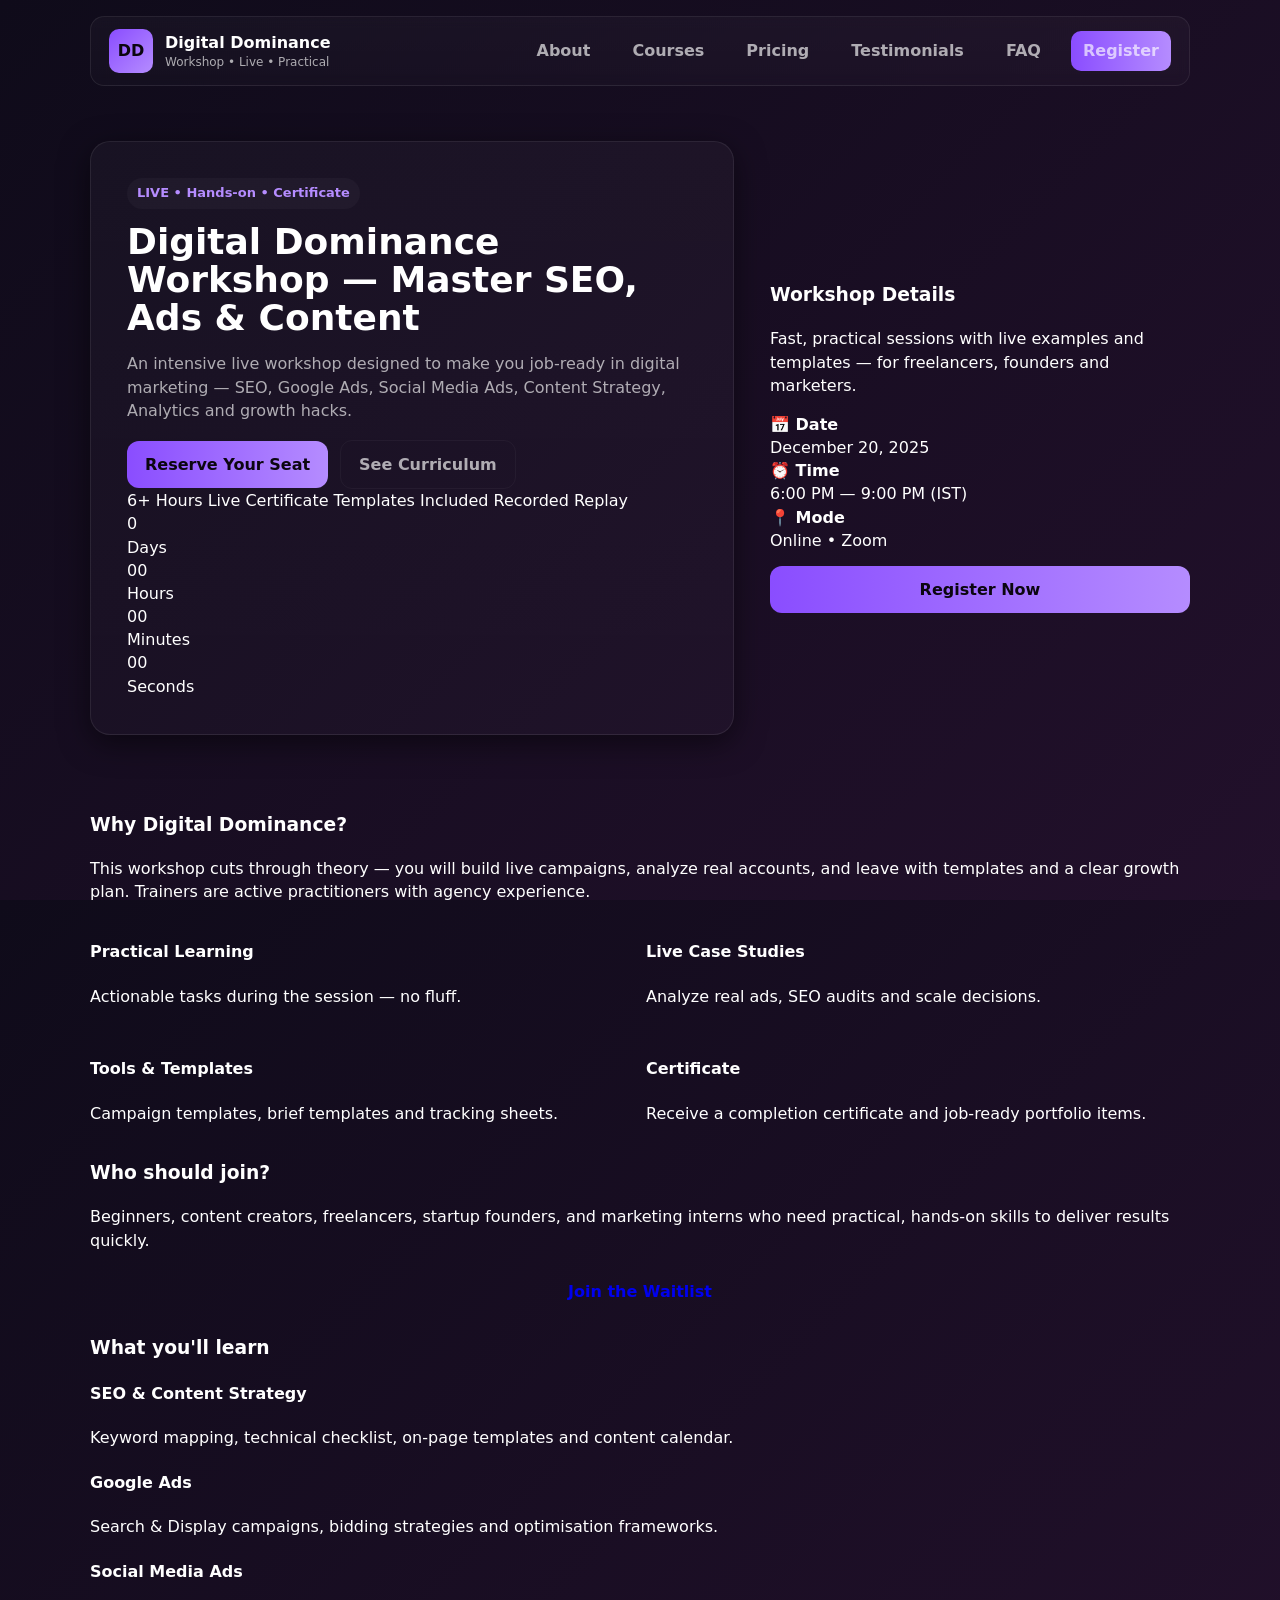
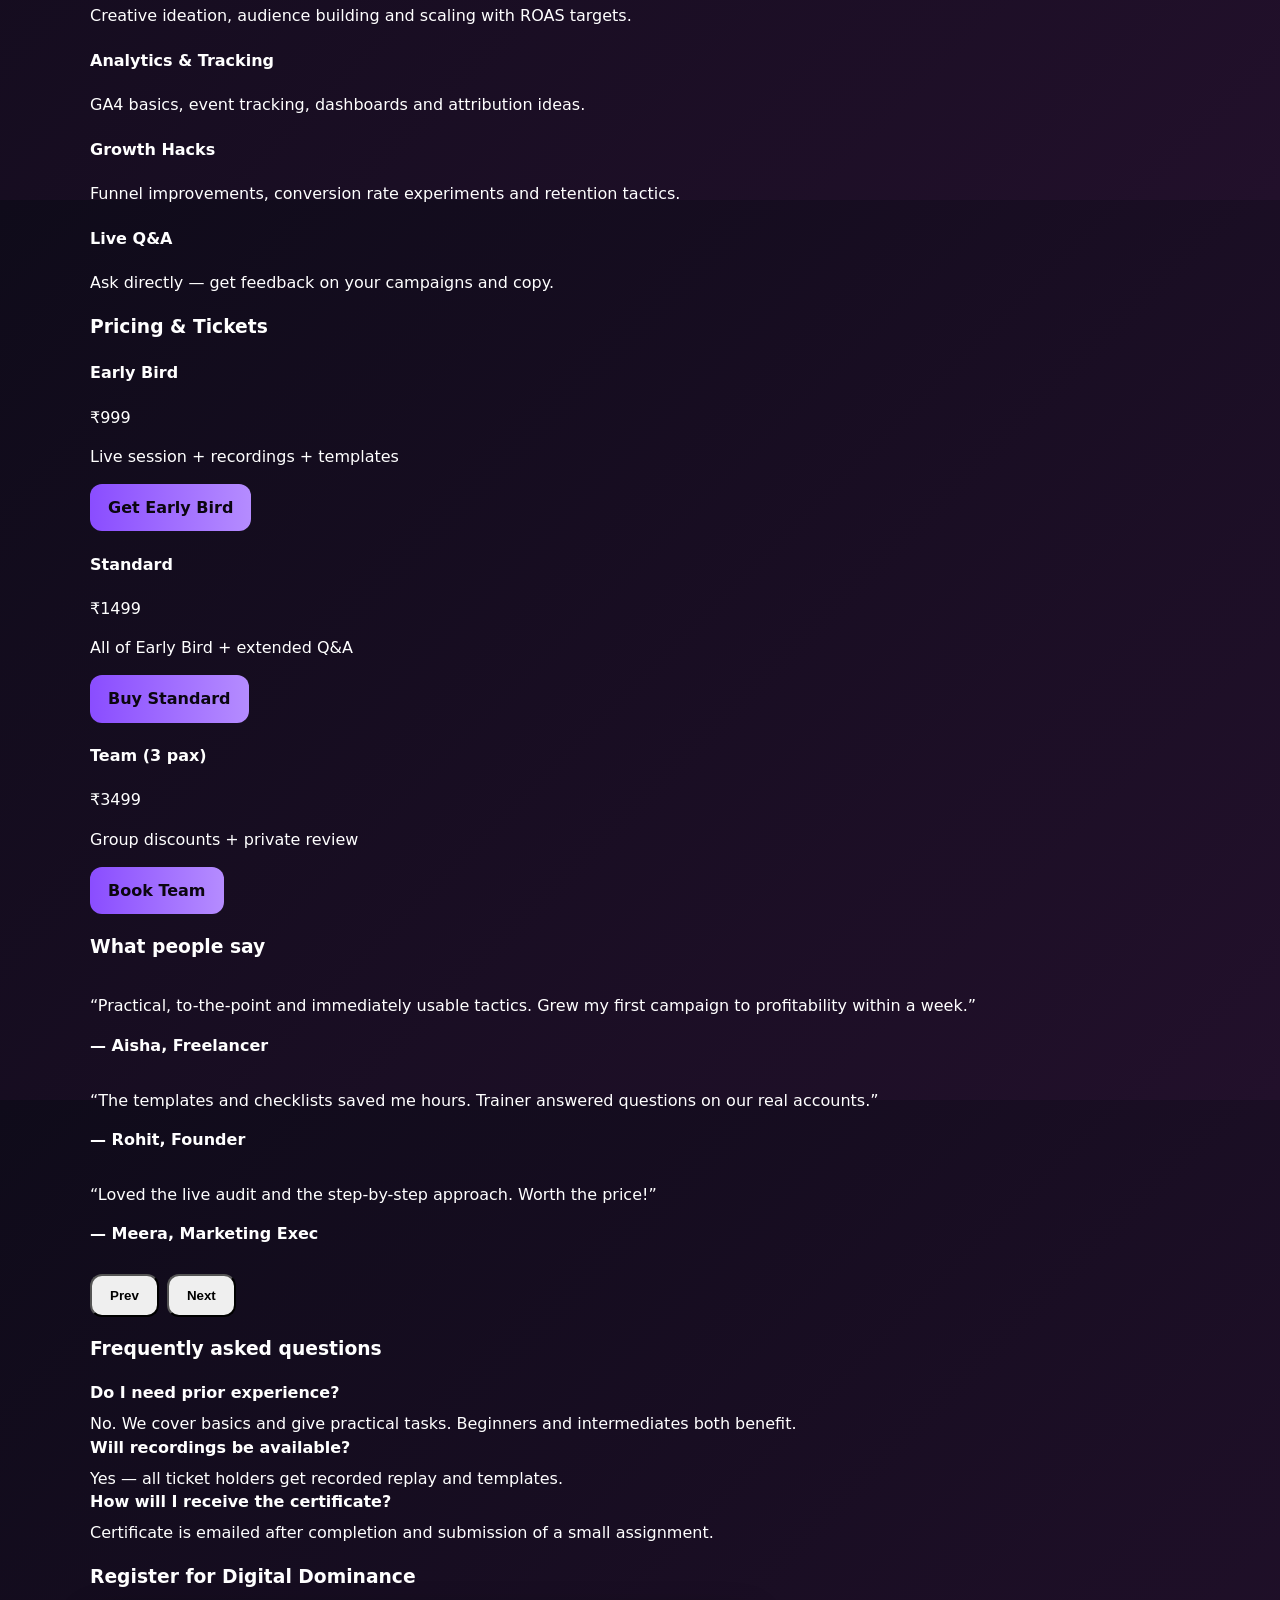
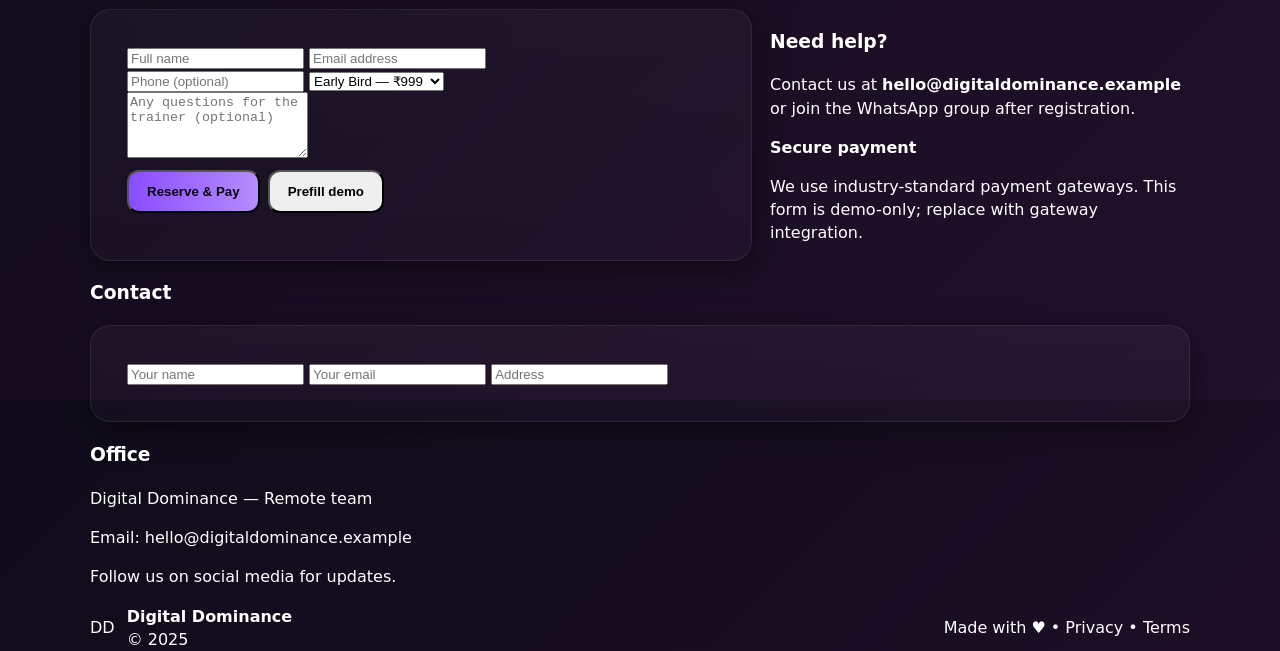
<file: digital marketting/workshop.html>
<!DOCTYPE html>
<html lang="en">
<head>
  <meta charset="utf-8" />
  <meta name="viewport" content="width=device-width, initial-scale=1" />
  <title>Digital Dominance Workshop</title>
  <meta name="description" content="Digital Dominance Workshop — Master SEO, Social Ads, Content & Google Ads in one intensive workshop." />

  <style>
    :root{
      --bg-1:#0f0b1a; /* deep */
      --bg-2:#22102b; /* mid */
      --accent:#8a4dff; /* purple */
      --accent-2:#b58cff; /* lighter */
      --glass: rgba(255,255,255,0.06);
      --card: rgba(255,255,255,0.04);
      --muted: rgba(255,255,255,0.65);
      --glass-border: rgba(255,255,255,0.08);
      --radius:16px;
      --max-width:1100px;
    }
    *{box-sizing:border-box}
    html,body{height:100%}
    body{
      margin:0;
      font-family:Inter,ui-sans-serif,system-ui,-apple-system,"Segoe UI",Roboto,"Helvetica Neue",Arial;
      background: linear-gradient(135deg,var(--bg-1),var(--bg-2));
      color:#fff;
      -webkit-font-smoothing:antialiased;
      -moz-osx-font-smoothing:grayscale;
      line-height:1.45;
    }

    /* Container */
    .container{width:95%;max-width:var(--max-width);margin:0 auto}

    /* NAV */
    .nav{position:fixed;left:0;right:0;top:16px;z-index:60;display:flex;justify-content:center}
    .nav-inner{width:95%;max-width:var(--max-width);display:flex;align-items:center;justify-content:space-between;padding:12px 18px;background:linear-gradient(180deg, rgba(255,255,255,0.03), rgba(255,255,255,0.02));border-radius:14px;border:1px solid var(--glass-border);backdrop-filter:blur(6px)}
    .brand{display:flex;gap:12px;align-items:center}
    .brand .logo{height:44px;width:44px;border-radius:10px;background:linear-gradient(135deg,var(--accent),var(--accent-2));display:flex;align-items:center;justify-content:center;font-weight:700;color:#0b0610}
    .brand h1{font-size:16px;margin:0}
    .brand p{margin:0;font-size:12px;color:var(--muted)}

    .nav-links{display:flex;gap:18px;align-items:center}
    .nav-links a{color:var(--muted);text-decoration:none;padding:8px 12px;border-radius:10px;font-weight:600}
    .nav-links a:hover{color:#fff;background:rgba(255,255,255,0.03)}
    .cta-nav{background:linear-gradient(90deg,var(--accent),var(--accent-2));color:#0b0610;padding:8px 14px;border-radius:10px;text-decoration:none;font-weight:700}

    .mobile-toggle{display:none}

    /* HERO */
    .hero{min-height:88vh;display:flex;align-items:center;padding-top:84px}
    .hero-grid{display:grid;grid-template-columns:1fr 420px;gap:36px;align-items:center}

    .hero-card{background:linear-gradient(180deg, rgba(255,255,255,0.03), rgba(255,255,255,0.02));padding:36px;border-radius:20px;border:1px solid var(--glass-border);box-shadow:0 8px 30px rgba(0,0,0,0.5)}

    .super{display:inline-block;background:rgba(255,255,255,0.03);padding:6px 10px;border-radius:999px;color:var(--accent-2);font-weight:700;margin-bottom:14px;font-size:13px}
    h2{font-size:36px;margin:0 0 12px 0;line-height:1.05}
    .lead{color:var(--muted);margin-bottom:18px}

    .hero-cta{display:flex;gap:12px;align-items:center}
    .btn{display:inline-flex;align-items:center;gap:10px;padding:12px 18px;border-radius:12px;text-decoration:none;font-weight:700;cursor:pointer}
    .btn-primary{background:linear-gradient(90deg,var(--accent),var(--accent-2));color:#0b0610}
    .btn-ghost{border:1px solid var(--glass-border;background:transparent;color:var(--muted)}

    .features{display:flex;gap:12px;flex-wrap:wrap;margin-top:18px}
    .chip{background:var(--card);padding:8px 12px;border-radius:999px;font-weight:600;color:var(--muted);border:1px solid rgba(255,255,255,0.02)}

    /* Info card right */
    .info{padding:18px;border-radius:14px;background:linear-gradient(180deg, rgba(255,255,255,0.02), rgba(255,255,255,0.01));border:1px solid var(--glass-border)}
    .info h3{margin:0 0 6px 0}
    .info p{margin:0;color:var(--muted);font-size:14px}
    .info .meta{display:flex;gap:12px;margin-top:12px;flex-wrap:wrap}
    .meta .m{background:rgba(255,255,255,0.02);padding:10px;border-radius:10px;border:1px solid rgba(255,255,255,0.02);min-width:120px}

    /* COUNTDOWN */
    .countdown{display:flex;gap:12px;margin-top:18px}
    .countdown .box{padding:12px 14px;border-radius:10px;background:linear-gradient(180deg, rgba(255,255,255,0.02), rgba(255,255,255,0.01));text-align:center}
    .countdown .num{font-size:20px;font-weight:800}
    .countdown .label{font-size:12px;color:var(--muted)}

    /* SECTIONS */
    section{padding:64px 0}
    section h3.section-title{font-size:22px;margin-bottom:18px}

    /* ABOUT */
    .about-grid{display:grid;grid-template-columns:1fr 420px;gap:28px;align-items:center}

    /* COURSES / FEATURES */
    .cards{display:grid;grid-template-columns:repeat(3,1fr);gap:18px}
    .card-course{background:var(--card);padding:18px;border-radius:14px;border:1px solid rgba(255,255,255,0.02)}
    .card-course h4{margin:0 0 6px 0}
    .card-course p{margin:0;color:var(--muted);font-size:14px}

    /* PRICING */
    .pricing{display:flex;gap:16px;flex-wrap:wrap}
    .plan{flex:1;min-width:240px;background:linear-gradient(180deg, rgba(255,255,255,0.02), rgba(255,255,255,0.01));padding:18px;border-radius:14px;border:1px solid var(--glass-border)}
    .plan .price{font-size:28px;font-weight:800;margin:8px 0}

    /* TESTIMONIALS */
    .testi{display:flex;gap:14px;overflow:hidden}
    .testi .slide{min-width:100%;transition:transform 0.5s ease}
    .testimonial{background:var(--card);padding:18px;border-radius:12px}

    /* FAQ */
    .faq .q{background:linear-gradient(180deg, rgba(255,255,255,0.02), rgba(255,255,255,0.01));padding:14px;border-radius:10px;border:1px solid rgba(255,255,255,0.02);margin-bottom:10px}

    /* FORM */
    form{display:flex;flex-direction:column;gap:12px}
    input,select,textarea{padding:12px;border-radius:10px;border:1px solid var(--glass-border);background:transparent;color:#fff}
    input::placeholder,textarea::placeholder{color:rgba(255,255,255,0.45)}
    .form-grid{display:grid;grid-template-columns:1fr 1fr;gap:10px}

    /* CONTACT */
    .contact-grid{display:grid;grid-template-columns:1fr 1fr;gap:18px}

    footer{padding:28px 0;border-top:1px solid rgba(255,255,255,0.03)}
    .small{color:var(--muted);font-size:13px}

    /* RESPONSIVE */
    @media(max-width:980px){
      .hero-grid,.about-grid{grid-template-columns:1fr}
      .cards{grid-template-columns:repeat(2,1fr)}
      .nav-inner{padding:10px}
    }
    @media(max-width:640px){
      .cards{grid-template-columns:1fr}
      .container{width:96%}
      .mobile-toggle{display:block}
      .nav-links{display:none}
      .hero{padding-top:96px}
      h2{font-size:28px}
      .brand h1{font-size:14px}
    }

    /* small animations */
    .fade-up{animation:fadeUp .7s ease both}
    @keyframes fadeUp{from{opacity:0;transform:translateY(12px)}to{opacity:1;transform:translateY(0)}}

  </style>
</head>
<body>
  <!-- NAV -->
  <nav class="nav">
    <div class="nav-inner container">
      <div class="brand">
        <div class="logo">DD</div>
        <div>
          <h1>Digital Dominance</h1>
          <p>Workshop • Live • Practical</p>
        </div>
      </div>

      <div class="nav-links">
        <a href="#about">About</a>
        <a href="#courses">Courses</a>
        <a href="#pricing">Pricing</a>
        <a href="#testimonials">Testimonials</a>
        <a href="#faq">FAQ</a>
        <a class="cta-nav" href="#register">Register</a>
      </div>

      <div class="mobile-toggle">
        <button aria-label="menu" onclick="toggleMobile()" class="btn">Menu</button>
      </div>
    </div>
  </nav>

  <!-- HERO -->
  <header class="hero container">
    <div class="hero-grid">
      <div class="hero-card fade-up">
        <span class="super">LIVE • Hands-on • Certificate</span>
        <h2>Digital Dominance Workshop — Master SEO, Ads & Content</h2>
        <p class="lead">An intensive live workshop designed to make you job-ready in digital marketing — SEO, Google Ads, Social Media Ads, Content Strategy, Analytics and growth hacks.</p>

        <div class="hero-cta">
          <a href="#register" class="btn btn-primary">Reserve Your Seat</a>
          <a href="#courses" class="btn" style="background:transparent;color:var(--muted);border:1px solid rgba(255,255,255,0.04);">See Curriculum</a>
        </div>

        <div class="features" aria-hidden="true">
          <span class="chip">6+ Hours Live</span>
          <span class="chip">Certificate</span>
          <span class="chip">Templates Included</span>
          <span class="chip">Recorded Replay</span>
        </div>

        <!-- Countdown -->
        <div class="countdown" id="countdown">
          <div class="box"><div class="num" id="days">0</div><div class="label">Days</div></div>
          <div class="box"><div class="num" id="hours">0</div><div class="label">Hours</div></div>
          <div class="box"><div class="num" id="mins">0</div><div class="label">Minutes</div></div>
          <div class="box"><div class="num" id="secs">0</div><div class="label">Seconds</div></div>
        </div>

      </div>

      <aside class="info fade-up">
        <h3>Workshop Details</h3>
        <p>Fast, practical sessions with live examples and templates — for freelancers, founders and marketers.</p>

        <div class="meta">
          <div class="m"><strong>📅 Date</strong><div class="small">December 20, 2025</div></div>
          <div class="m"><strong>⏰ Time</strong><div class="small">6:00 PM — 9:00 PM (IST)</div></div>
          <div class="m"><strong>📍 Mode</strong><div class="small">Online • Zoom</div></div>
        </div>

        <div style="margin-top:14px">
          <a href="#register" class="btn btn-primary" style="width:100%;justify-content:center">Register Now</a>
        </div>

      </aside>
    </div>
  </header>

  <!-- ABOUT -->
  <section id="about" class="container">
    <div class="about-grid">
      <div>
        <h3 class="section-title">Why Digital Dominance?</h3>
        <p class="small">This workshop cuts through theory — you will build live campaigns, analyze real accounts, and leave with templates and a clear growth plan. Trainers are active practitioners with agency experience.</p>

        <div style="display:grid;grid-template-columns:repeat(2,1fr);gap:12px;margin-top:16px">
          <div class="card-course">
            <h4>Practical Learning</h4>
            <p class="small">Actionable tasks during the session — no fluff.</p>
          </div>
          <div class="card-course">
            <h4>Live Case Studies</h4>
            <p class="small">Analyze real ads, SEO audits and scale decisions.</p>
          </div>
          <div class="card-course">
            <h4>Tools & Templates</h4>
            <p class="small">Campaign templates, brief templates and tracking sheets.</p>
          </div>
          <div class="card-course">
            <h4>Certificate</h4>
            <p class="small">Receive a completion certificate and job-ready portfolio items.</p>
          </div>
        </div>
      </div>

      <div class="info">
        <h3>Who should join?</h3>
        <p class="small">Beginners, content creators, freelancers, startup founders, and marketing interns who need practical, hands-on skills to deliver results quickly.</p>
        <div style="margin-top:12px;"><a href="#register" class="btn" style="width:100%;justify-content:center">Join the Waitlist</a></div>
      </div>
    </div>
  </section>

  <!-- COURSES -->
  <section id="courses" class="container">
    <h3 class="section-title">What you'll learn</h3>
    <div class="cards">
      <div class="card-course fade-up">
        <h4>SEO & Content Strategy</h4>
        <p>Keyword mapping, technical checklist, on-page templates and content calendar.</p>
      </div>
      <div class="card-course fade-up">
        <h4>Google Ads</h4>
        <p>Search & Display campaigns, bidding strategies and optimisation frameworks.</p>
      </div>
      <div class="card-course fade-up">
        <h4>Social Media Ads</h4>
        <p>Creative ideation, audience building and scaling with ROAS targets.</p>
      </div>
      <div class="card-course fade-up">
        <h4>Analytics & Tracking</h4>
        <p>GA4 basics, event tracking, dashboards and attribution ideas.</p>
      </div>
      <div class="card-course fade-up">
        <h4>Growth Hacks</h4>
        <p>Funnel improvements, conversion rate experiments and retention tactics.</p>
      </div>
      <div class="card-course fade-up">
        <h4>Live Q&amp;A</h4>
        <p>Ask directly — get feedback on your campaigns and copy.</p>
      </div>
    </div>
  </section>

  <!-- PRICING -->
  <section id="pricing" class="container">
    <h3 class="section-title">Pricing & Tickets</h3>
    <div class="pricing">
      <div class="plan">
        <h4>Early Bird</h4>
        <div class="price">₹999</div>
        <p class="small">Live session + recordings + templates</p>
        <div style="margin-top:12px"><a href="#register" class="btn btn-primary">Get Early Bird</a></div>
      </div>

      <div class="plan">
        <h4>Standard</h4>
        <div class="price">₹1499</div>
        <p class="small">All of Early Bird + extended Q&amp;A</p>
        <div style="margin-top:12px"><a href="#register" class="btn btn-primary">Buy Standard</a></div>
      </div>

      <div class="plan">
        <h4>Team (3 pax)</h4>
        <div class="price">₹3499</div>
        <p class="small">Group discounts + private review</p>
        <div style="margin-top:12px"><a href="#register" class="btn btn-primary">Book Team</a></div>
      </div>
    </div>
  </section>

  <!-- TESTIMONIALS -->
  <section id="testimonials" class="container">
    <h3 class="section-title">What people say</h3>
    <div style="position:relative;overflow:hidden;border-radius:12px">
      <div class="testi" id="testiTrack" style="width:300%">
        <div class="slide" style="display:inline-block;width:100%">
          <div class="testimonial">
            <p>“Practical, to-the-point and immediately usable tactics. Grew my first campaign to profitability within a week.”</p>
            <p style="margin-top:10px;font-weight:700">— Aisha, Freelancer</p>
          </div>
        </div>
        <div class="slide" style="display:inline-block;width:100%">
          <div class="testimonial">
            <p>“The templates and checklists saved me hours. Trainer answered questions on our real accounts.”</p>
            <p style="margin-top:10px;font-weight:700">— Rohit, Founder</p>
          </div>
        </div>
        <div class="slide" style="display:inline-block;width:100%">
          <div class="testimonial">
            <p>“Loved the live audit and the step-by-step approach. Worth the price!”</p>
            <p style="margin-top:10px;font-weight:700">— Meera, Marketing Exec</p>
          </div>
        </div>
      </div>
    </div>
    <div style="display:flex;gap:8px;margin-top:12px">
      <button class="btn" onclick="prevTesti()">Prev</button>
      <button class="btn" onclick="nextTesti()">Next</button>
    </div>
  </section>

  <!-- FAQ -->
  <section id="faq" class="container">
    <h3 class="section-title">Frequently asked questions</h3>
    <div class="faq">
      <div class="q">
        <strong>Do I need prior experience?</strong>
        <div class="small" style="margin-top:8px">No. We cover basics and give practical tasks. Beginners and intermediates both benefit.</div>
      </div>
      <div class="q">
        <strong>Will recordings be available?</strong>
        <div class="small" style="margin-top:8px">Yes — all ticket holders get recorded replay and templates.</div>
      </div>
      <div class="q">
        <strong>How will I receive the certificate?</strong>
        <div class="small" style="margin-top:8px">Certificate is emailed after completion and submission of a small assignment.</div>
      </div>
    </div>
  </section>

  <!-- REGISTER FORM -->
  <section id="register" class="container">
    <h3 class="section-title">Register for Digital Dominance</h3>
    <div style="display:grid;grid-template-columns:1fr 420px;gap:18px">
      <div class="hero-card">
        <form id="regForm" onsubmit="return handleSubmit(event)">
          <div class="form-grid">
            <input name="name" required placeholder="Full name" />
            <input name="email" type="email" required placeholder="Email address" />
          </div>
          <div class="form-grid">
            <input name="phone" placeholder="Phone (optional)" />
            <select name="ticket" required>
              <option value="early">Early Bird — ₹999</option>
              <option value="standard">Standard — ₹1499</option>
              <option value="team">Team (3) — ₹3499</option>
            </select>
          </div>
          <textarea name="notes" rows="4" placeholder="Any questions for the trainer (optional)"></textarea>

          <div style="display:flex;gap:8px;align-items:center;margin-top:6px">
            <button class="btn btn-primary" type="submit">Reserve & Pay</button>
            <button type="button" class="btn" onclick="prefillDemo()">Prefill demo</button>
          </div>
          <div id="regMsg" class="small" style="margin-top:8px;color:var(--muted)"></div>
        </form>
      </div>

      <aside class="info">
        <h3>Need help?</h3>
        <p class="small">Contact us at <strong>hello@digitaldominance.example</strong> or join the WhatsApp group after registration.</p>
        <div style="margin-top:12px">
          <strong>Secure payment</strong>
          <p class="small">We use industry-standard payment gateways. This form is demo-only; replace with gateway integration.</p>
        </div>
      </aside>
    </div>
  </section>

  <!-- CONTACT -->
  <section id="contact" class="container">
    <h3 class="section-title">Contact</h3>
    <div class="contact-grid">
      <div class="hero-card">
        <form onsubmit="event.preventDefault();alert('Thank you — we will reply soon.')">
          <input placeholder="Your name" required />
          <input placeholder="Your email" required />
          <input placeholder="Address" required />
        
        </form>
      </div>

      <aside class="info">
        <h3>Office</h3>
        <p class="small">Digital Dominance — Remote team</p>
        <p class="small">Email: hello@digitaldominance.example</p>
        <p class="small">Follow us on social media for updates.</p>
      </aside>
    </div>
  </section>

  <footer class="container">
    <div style="display:flex;justify-content:space-between;align-items:center;gap:12px;flex-wrap:wrap">
      <div style="display:flex;gap:12px;align-items:center"><div class="logo">DD</div><div><div style="font-weight:700">Digital Dominance</div><div class="small">© 2025</div></div></div>
      <div class="small">Made with ♥ • Privacy • Terms</div>
    </div>
  </footer>

  <script>
    // Smooth scroll for anchor links
    document.querySelectorAll('a[href^="#"]').forEach(a=>{
      a.addEventListener('click',function(e){
        e.preventDefault();const t=document.querySelector(this.getAttribute('href'));
        if(t) t.scrollIntoView({behavior:'smooth',block:'start'});
      });
    });

    // Mobile toggle (simple)
    function toggleMobile(){
      const nl=document.querySelector('.nav-links');
      if(nl.style.display==='flex') nl.style.display='none'; else nl.style.display='flex';
      nl.style.flexDirection='column';nl.style.position='absolute';nl.style.right='18px';nl.style.top='64px';nl.style.background='linear-gradient(180deg, rgba(255,255,255,0.02), rgba(255,255,255,0.01))';nl.style.padding='12px';nl.style.borderRadius='12px';
    }

    // Countdown to workshop: December 20, 2025 18:00 IST (UTC+5:30) -> convert to UTC
    const target = new Date('2025-12-20T12:30:00Z').getTime(); // 18:00 IST = 12:30 UTC
    function updateCountdown(){
      const now=Date.now();
      let diff=Math.max(0, target-now);
      const days=Math.floor(diff/86400000); diff%=86400000;
      const hours=Math.floor(diff/3600000); diff%=3600000;
      const mins=Math.floor(diff/60000); diff%=60000;
      const secs=Math.floor(diff/1000);
      document.getElementById('days').innerText=days;
      document.getElementById('hours').innerText=String(hours).padStart(2,'0');
      document.getElementById('mins').innerText=String(mins).padStart(2,'0');
      document.getElementById('secs').innerText=String(secs).padStart(2,'0');
    }
    updateCountdown(); setInterval(updateCountdown,1000);

    // Testimonial slider
    let testiIndex=0;
    function showTesti(){
      const track=document.getElementById('testiTrack');
      track.style.transform = `translateX(-${testiIndex*100}%)`;
    }
    function nextTesti(){ testiIndex=(testiIndex+1)%3; showTesti(); }
    function prevTesti(){ testiIndex=(testiIndex+2)%3; showTesti(); }

    // Simple form handler (demo)
    function handleSubmit(e){
      e.preventDefault();
      const f=new FormData(e.target);
      const name=f.get('name'); const email=f.get('email'); const ticket=f.get('ticket');
      document.getElementById('regMsg').innerText = `Thanks ${name || ''}! We received your request for ${ticket}. (Demo — replace with payment flow.)`;
      // simulate redirect to payment or open payment modal
      return false;
    }
    function prefillDemo(){
      const f=document.getElementById('regForm');
      f.name.value='Harshit Raj Singh'; f.email.value='harshit@example.com'; f.phone.value='9999999999'; f.ticket.value='early';
    }

    // small accessibility: focus visible outline
    document.addEventListener('keydown',function(e){ if(e.key==='Tab') document.body.classList.add('show-focus'); });
  </script>
</body>
</html>
</file>
<file: assignment/style.css>
body {
  margin: 0;
  font-family: 'Segoe UI', sans-serif;
  background: #e6f2e6;
  color: #2f4f4f;
}

header {
  background: url('https://s7ap1.scene7.com/is/image/incredibleindia/jonha-falls-ranchi-jharkhand-new?qlt=82&ts=1727010871094') no-repeat center center/cover;
  height: 80vh;
  color: white;
  text-align: center;
  position: relative;
}

nav ul {
  list-style: none;
  display: flex;
  justify-content: center;
  padding: 20px;
  background-color: rgba(34, 139, 34, 0.7); 
}

nav ul li {
  margin: 0 15px;
}

nav ul li a {
  color: #f0fff0;
  text-decoration: none;
  font-weight: bold;
}

.hero {
  position: absolute;
  top: 40%;
  left: 50%;
  transform: translate(-50%, -50%);
  background-color: rgba(0, 100, 0, 0.5);
  padding: 20px;
  border-radius: 10px;
}

.hero h1 {
  font-size: 24px;
  margin-bottom: 10px;
}

.hero h2 {
  font-size: 48px;
  margin: 10px 0;
  color: #aef2ae;
}

.btn {
  display: inline-block;
  padding: 10px 20px;
  background: #00bfff; 
  color: white;
  text-decoration: none;
  border-radius: 5px;
  margin-top: 15px;
  transition: background 0.3s ease;
}

.btn:hover {
  background: #1e90ff;
}

.info {
  display: flex;
  justify-content: space-around;
  padding: 40px;
  background: #f5fff5;
  border-top: 2px solid #cce5cc;
}

.stat h3 {
  margin-bottom: 10px;
  color: #228b22;
}

.stat p {
  font-size: 20px;
  color: #2e8b57;
}

footer {
  text-align: center;
  padding: 20px;
  background: #d0f0d0;
}
</file>
<file: hw 3/style.css>
/* Base styles */
body {
  font-family: 'Segoe UI', sans-serif;
  margin: 0;
  padding: 0;
  background-color: #f0faff;
  color: #333;
}

/* Header */
header {
  background-color: #00aaff;
  color: white;
  padding: 1.5em;
  text-align: center;
}

nav a {
  color: white;
  margin: 0 1em;
  text-decoration: none;
  font-weight: bold;
}

nav a:hover {
  text-decoration: underline;
}

/* Hero */
.hero {
  background-color: #e0f7ff;
  text-align: center;
  padding: 5em 2em;
}

.hero h2 {
  font-size: 2.5rem;
  margin-bottom: 0.5em;
}

.hero p {
  font-size: 1.2rem;
  margin-bottom: 1em;
}

.btn {
  background-color: #00aaff;
  color: white;
  padding: 0.7em 1.5em;
  text-decoration: none;
  border-radius: 5px;
  font-weight: bold;
}

.btn:hover {
  background-color: #008ecc;
}
.hero-banner {
  background: linear-gradient(to right, #e0f7ff, #c2e9fb);
  padding: 4em 2em;
}

.hero-content {
  display: flex;
  flex-wrap: wrap;
  align-items: center;
  justify-content: space-around;
  max-width: 1200px;
  margin: auto;
}

.hero-text {
  max-width: 500px;
}

.hero-text h2 {
  font-size: 2.8rem;
  color: #0077b6;
  margin-bottom: 0.5em;
}

.hero-text p {
  font-size: 1.2rem;
  margin-bottom: 1em;
}

.hero-image img {
  max-width: 100%;
  border-radius: 10px;
  box-shadow: 0 4px 10px rgba(0,0,0,0.1);
}

/* Categories */
.categories {
  padding: 3em 2em;
  text-align: center;
  background-color: #ffffff;
}

.category-list {
  display: flex;
  justify-content: center;
  flex-wrap: wrap;
  gap: 1em;
  margin-top: 1em;
}

.category {
  background-color: #d0f0ff;
  padding: 1em 2em;
  border-radius: 8px;
  font-weight: bold;
  box-shadow: 0 2px 5px rgba(0,0,0,0.1);
}

/* Featured Products */
.featured {
  padding: 3em 2em;
  text-align: center;
  background-color: #f0faff;
}

.product-list {
  display: flex;
  justify-content: center;
  flex-wrap: wrap;
  gap: 1.5em;
  margin-top: 1em;
}

.product {
  background-color: white;
  padding: 1em;
  border: 1px solid #cceeff;
  border-radius: 8px;
  width: 250px;
  box-shadow: 0 2px 5px rgba(0,0,0,0.1);
  transition: transform 0.2s ease;
}

.product:hover {
  transform: scale(1.03);
}

.product img {
  width: 100%;
  height: auto;
  border-radius: 5px;
  margin-bottom: 10px;
}

/* Testimonials */
.testimonials {
  background-color: #ffffff;
  padding: 3em 2em;
  text-align: center;
}

.testimonial-list {
  display: flex;
  justify-content: center;
  flex-wrap: wrap;
  gap: 1em;
  margin-top: 1em;
}

.testimonial {
  background-color: #e0f7ff;
  padding: 1em;
  border-radius: 8px;
  width: 250px;
  font-style: italic;
  box-shadow: 0 2px 5px rgba(0,0,0,0.1);
}

/* Footer */
footer {
  background-color: #00aaff;
  color: white;
  text-align: center;
  padding: 2em;
  font-size: 1.1rem;
}
</file>
